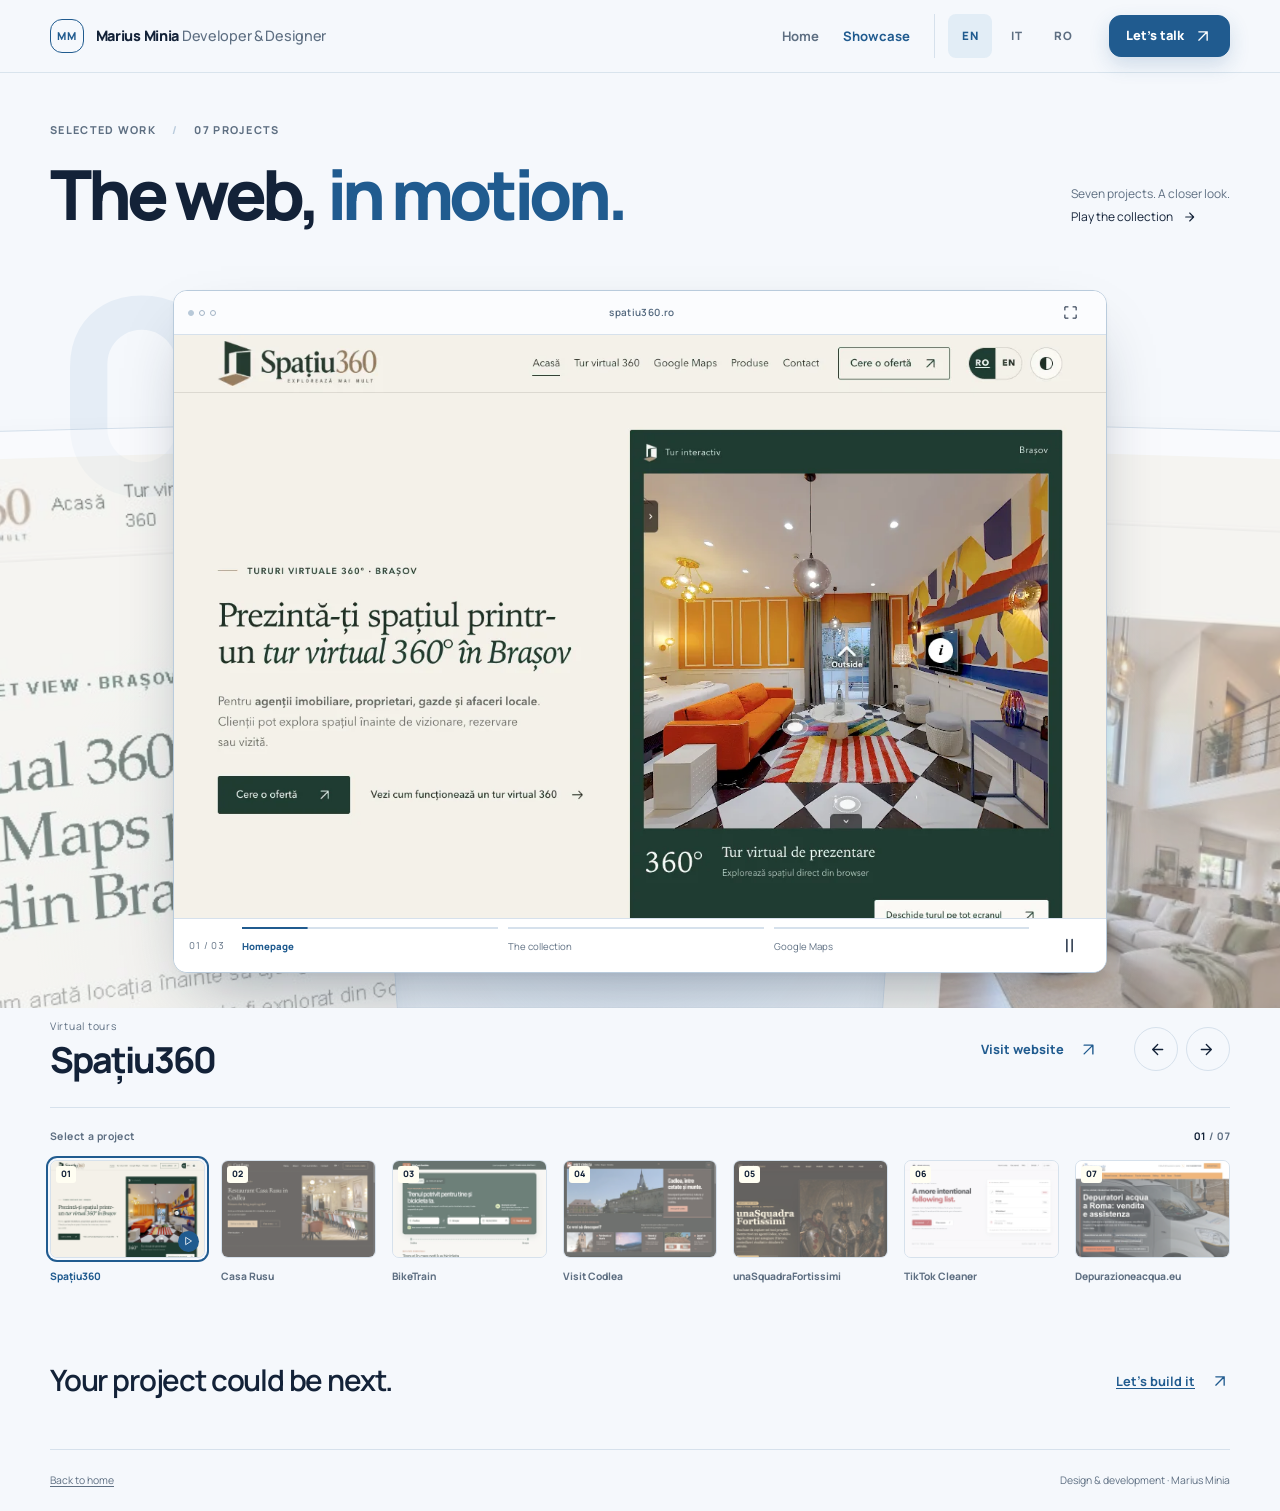
<file: showcase/index.html>
<!doctype html>
<html lang="en" data-locale="en">
<head>
  <meta charset="utf-8"><meta name="viewport" content="width=device-width, initial-scale=1">
  <title>Web showcase — Marius Minia</title>
  <meta name="description" content="An animated collection of websites and interfaces by Marius Minia."><meta name="theme-color" content="#f5f8fc">
  <link rel="canonical" href="https://marius93rm.github.io/showcase/">
  <link rel="alternate" hreflang="en" href="https://marius93rm.github.io/showcase/">
  <link rel="alternate" hreflang="it" href="https://marius93rm.github.io/it/showcase/">
  <link rel="alternate" hreflang="ro" href="https://marius93rm.github.io/ro/showcase/">
  <link rel="alternate" hreflang="x-default" href="https://marius93rm.github.io/showcase/">
  <meta property="og:title" content="Web showcase — Marius Minia"><meta property="og:description" content="An animated collection of websites and interfaces by Marius Minia.">
  <meta property="og:type" content="website"><meta property="og:url" content="https://marius93rm.github.io/showcase/">
  <meta property="og:image" content="https://marius93rm.github.io/assets/images/projects/spatiu360-home.webp">
  <meta name="twitter:card" content="summary_large_image">
  <link rel="icon" href="/assets/images/brand/favicon.svg" type="image/svg+xml">
  <link rel="preload" href="/assets/fonts/Manrope-Variable.ttf" as="font" type="font/ttf" crossorigin>
  <link rel="stylesheet" href="/assets/css/styles.css?v=ad414a6a28"><link rel="stylesheet" href="/assets/css/showcase.css?v=8870b5f5f3">
  <script type="application/ld+json">{"@context":"https://schema.org","@type":"CollectionPage","name":"Web showcase","description":"An animated collection of websites and interfaces by Marius Minia.","url":"https://marius93rm.github.io/showcase/","inLanguage":"en","author":{"@type":"Person","name":"Marius Minia"},"mainEntity":{"@type":"ItemList","itemListElement":[{"@type":"ListItem","position":1,"name":"Spațiu360","url":"https://spatiu360.ro/"},{"@type":"ListItem","position":2,"name":"Casa Rusu","url":"https://casarusu.netlify.app/"},{"@type":"ListItem","position":3,"name":"BikeTrain","url":"https://github.com/marius93rm/travelBike"},{"@type":"ListItem","position":4,"name":"Visit Codlea","url":"https://visitcodlea.infy.click/"},{"@type":"ListItem","position":5,"name":"unaSquadraFortissimi","url":"https://marius93rm.github.io/unaSquadraFortissimi/"},{"@type":"ListItem","position":6,"name":"TikTok Cleaner","url":"https://marius93rm.github.io/tiktok-non-mutual-cleaner/"},{"@type":"ListItem","position":7,"name":"Depurazioneacqua.eu","url":"https://depurazioneacqua.eu/"}]}}</script>
</head>
<body class="showcase-page">
  <a class="skip-link" href="#showcase">Skip to showcase</a>
  <header class="site-header"><div class="container nav-shell">
    <a class="brand" href="/"><span class="brand-mark" aria-hidden="true">MM</span><span class="brand-name">Marius Minia <span>Developer &amp; Designer</span></span></a>
    <nav class="showcase-nav" aria-label="Primary navigation">
      <a href="/" class="home-link">Home</a><a href="/showcase/" aria-current="page">Showcase</a>
      <div class="language-switcher" aria-label="Language"><a class="language-link is-active" href="/showcase/" lang="en" aria-current="page">EN</a><a class="language-link" href="/it/showcase/" lang="it">IT</a><a class="language-link" href="/ro/showcase/" lang="ro">RO</a></div>
      <a class="button button--small showcase-contact" href="/#contact">Let’s talk <svg viewBox="0 0 24 24" fill="none" stroke="currentColor" stroke-width="1.6" stroke-linecap="round" stroke-linejoin="round" aria-hidden="true"><path d="M7 17 17 7M7 7h10v10"/></svg></a>
    </nav>
  </div></header>
  <main id="showcase" class="showcase-main">
    <div class="container showcase-intro">
      <div><p class="showcase-eyebrow">Selected work <span aria-hidden="true">/</span> 07 projects</p>
      <h1>The web, <span>in motion.</span></h1></div>
      <p class="showcase-note">Seven projects. A closer look.<br><span>Play the collection <svg viewBox="0 0 24 24" fill="none" stroke="currentColor" stroke-width="1.6" stroke-linecap="round" stroke-linejoin="round" aria-hidden="true"><path d="m10 6 6 6-6 6M4 12h12"/></svg></span></p>
    </div>
    <section class="showcase-player" aria-label="Web showcase" aria-roledescription="carousel" data-player>
      <div class="showcase-stage">
        <span class="stage-index" aria-hidden="true">01</span>
        <div class="stage-horizon" aria-hidden="true"></div>
        <button type="button" class="satellite satellite--left" data-prev-scene aria-label="Previous view" hidden tabindex="-1"><span class="satellite-bar" aria-hidden="true">•••</span><img src="/assets/images/showcase/spatiu360-maps.webp?v=fb1f59c649" alt="" loading="lazy" width="1280" height="800"></button>
        <button type="button" class="satellite satellite--right" data-next-scene aria-label="Next view" hidden tabindex="-1"><span class="satellite-bar" aria-hidden="true">•••</span><img src="/assets/images/showcase/spatiu360-products.webp?v=78c64acd57" alt="" loading="lazy" width="1280" height="800"></button>
        <div class="browser-frame">
          <div class="browser-toolbar"><span class="window-dots" aria-hidden="true"><i></i><i></i><i></i></span><span class="browser-address" data-domain>spatiu360.ro</span><button class="icon-button cinema-button" type="button" data-cinema aria-label="Enter cinema mode" aria-pressed="false" hidden><svg viewBox="0 0 24 24" fill="none" stroke="currentColor" stroke-width="1.6" stroke-linecap="round" stroke-linejoin="round" aria-hidden="true"><path d="M8 3H3v5m13-5h5v5M3 16v5h5m13-5v5h-5"/></svg></button></div>
          <div class="screen" data-screen>
            <img class="screen-image is-current" src="/assets/images/projects/spatiu360-home.webp?v=20ba2a6b4d" alt="Spațiu360 — Homepage" width="1280" height="800" fetchpriority="high" decoding="async">
          </div>
          <div class="scene-controls" hidden><span class="scene-count" data-scene-count>01 / 03</span><div class="scene-tabs" role="group" aria-label="Project views" data-scenes></div><button class="icon-button play-button" type="button" data-play aria-label="Pause animation" aria-pressed="false"><svg viewBox="0 0 24 24" fill="none" stroke="currentColor" stroke-width="1.6" stroke-linecap="round" stroke-linejoin="round" aria-hidden="true"><path d="M9 5v14M15 5v14"/></svg></button></div>
        </div>
      </div>
      <div class="container project-caption">
        <div class="project-heading"><p class="project-category" data-category>Virtual tours</p><h2 data-title>Spațiu360</h2></div>
        <div class="project-actions"><a class="project-visit" href="https://spatiu360.ro/" target="_blank" rel="noopener noreferrer" data-visit><span>Visit website</span><svg viewBox="0 0 24 24" fill="none" stroke="currentColor" stroke-width="1.6" stroke-linecap="round" stroke-linejoin="round" aria-hidden="true"><path d="M7 17 17 7M7 7h10v10"/></svg></a><div class="project-arrows" hidden><button type="button" class="round-button" data-prev aria-label="Previous project"><svg viewBox="0 0 24 24" fill="none" stroke="currentColor" stroke-width="1.6" stroke-linecap="round" stroke-linejoin="round" aria-hidden="true"><path d="m14 6-6 6 6 6M8 12h12"/></svg></button><button type="button" class="round-button" data-next aria-label="Next project"><svg viewBox="0 0 24 24" fill="none" stroke="currentColor" stroke-width="1.6" stroke-linecap="round" stroke-linejoin="round" aria-hidden="true"><path d="m10 6 6 6-6 6M4 12h12"/></svg></button></div></div>
      </div>
      <p class="sr-only" role="status" aria-live="polite" aria-atomic="true" data-announcement></p>
      <p class="motion-note container" data-motion-note hidden>Animation is off. Select any project to explore its views.</p>
    </section>
    <nav class="container project-index" aria-label="Select a project">
      <div class="index-heading"><span>Select a project</span><span class="index-count">01 <span>/ 07</span></span></div>
      <div class="project-filmstrip">
        <a class="project-thumb is-selected" href="https://spatiu360.ro/" target="_blank" rel="noopener noreferrer" data-project="spatiu360" aria-current="true">
          <span class="thumb-image"><img src="/assets/images/projects/spatiu360-home.webp?v=20ba2a6b4d" alt="" width="1280" height="800" loading="lazy" decoding="async"><span class="thumb-number" aria-hidden="true">01</span><span class="thumb-indicator" aria-hidden="true"><svg viewBox="0 0 24 24" fill="none" stroke="currentColor" stroke-width="1.6" stroke-linecap="round" stroke-linejoin="round" aria-hidden="true"><path d="m8 5 11 7-11 7Z"/></svg></span></span><span class="thumb-name">Spațiu360</span>
        </a>
        <a class="project-thumb" href="https://casarusu.netlify.app/" target="_blank" rel="noopener noreferrer" data-project="casa-rusu">
          <span class="thumb-image"><img src="/assets/images/projects/casa-rusu-home.webp?v=0492f22482" alt="" width="1280" height="800" loading="lazy" decoding="async"><span class="thumb-number" aria-hidden="true">02</span><span class="thumb-indicator" aria-hidden="true"><svg viewBox="0 0 24 24" fill="none" stroke="currentColor" stroke-width="1.6" stroke-linecap="round" stroke-linejoin="round" aria-hidden="true"><path d="m8 5 11 7-11 7Z"/></svg></span></span><span class="thumb-name">Casa Rusu</span>
        </a>
        <a class="project-thumb" href="https://github.com/marius93rm/travelBike" target="_blank" rel="noopener noreferrer" data-project="biketrain">
          <span class="thumb-image"><img src="/assets/images/projects/travelbike.webp?v=aa3f4cbea7" alt="" width="1280" height="800" loading="lazy" decoding="async"><span class="thumb-number" aria-hidden="true">03</span><span class="thumb-indicator" aria-hidden="true"><svg viewBox="0 0 24 24" fill="none" stroke="currentColor" stroke-width="1.6" stroke-linecap="round" stroke-linejoin="round" aria-hidden="true"><path d="m8 5 11 7-11 7Z"/></svg></span></span><span class="thumb-name">BikeTrain</span>
        </a>
        <a class="project-thumb" href="https://visitcodlea.infy.click/" target="_blank" rel="noopener noreferrer" data-project="visitcodlea">
          <span class="thumb-image"><img src="/assets/images/projects/visitcodlea-home.webp?v=a505f1fbb2" alt="" width="1280" height="800" loading="lazy" decoding="async"><span class="thumb-number" aria-hidden="true">04</span><span class="thumb-indicator" aria-hidden="true"><svg viewBox="0 0 24 24" fill="none" stroke="currentColor" stroke-width="1.6" stroke-linecap="round" stroke-linejoin="round" aria-hidden="true"><path d="m8 5 11 7-11 7Z"/></svg></span></span><span class="thumb-name">Visit Codlea</span>
        </a>
        <a class="project-thumb" href="https://marius93rm.github.io/unaSquadraFortissimi/" target="_blank" rel="noopener noreferrer" data-project="una-squadra">
          <span class="thumb-image"><img src="/assets/images/projects/una-squadra-home.webp?v=1133738bdb" alt="" width="1280" height="800" loading="lazy" decoding="async"><span class="thumb-number" aria-hidden="true">05</span><span class="thumb-indicator" aria-hidden="true"><svg viewBox="0 0 24 24" fill="none" stroke="currentColor" stroke-width="1.6" stroke-linecap="round" stroke-linejoin="round" aria-hidden="true"><path d="m8 5 11 7-11 7Z"/></svg></span></span><span class="thumb-name">unaSquadraFortissimi</span>
        </a>
        <a class="project-thumb" href="https://marius93rm.github.io/tiktok-non-mutual-cleaner/" target="_blank" rel="noopener noreferrer" data-project="tiktok-cleaner">
          <span class="thumb-image"><img src="/assets/images/projects/tiktok-cleaner-home.webp?v=e16fd5082d" alt="" width="1280" height="800" loading="lazy" decoding="async"><span class="thumb-number" aria-hidden="true">06</span><span class="thumb-indicator" aria-hidden="true"><svg viewBox="0 0 24 24" fill="none" stroke="currentColor" stroke-width="1.6" stroke-linecap="round" stroke-linejoin="round" aria-hidden="true"><path d="m8 5 11 7-11 7Z"/></svg></span></span><span class="thumb-name">TikTok Cleaner</span>
        </a>
        <a class="project-thumb" href="https://depurazioneacqua.eu/" target="_blank" rel="noopener noreferrer" data-project="depurazione">
          <span class="thumb-image"><img src="/assets/images/projects/depurazione-acqua-home.webp?v=b4282dd9dd" alt="" width="1280" height="800" loading="lazy" decoding="async"><span class="thumb-number" aria-hidden="true">07</span><span class="thumb-indicator" aria-hidden="true"><svg viewBox="0 0 24 24" fill="none" stroke="currentColor" stroke-width="1.6" stroke-linecap="round" stroke-linejoin="round" aria-hidden="true"><path d="m8 5 11 7-11 7Z"/></svg></span></span><span class="thumb-name">Depurazioneacqua.eu</span>
        </a>
      </div>
    </nav>
    <noscript><p class="container">Open any project below to explore its website.</p></noscript>
    <section class="container showcase-outro"><h2>Your project could be next.</h2><a href="/#contact">Let’s build it <svg viewBox="0 0 24 24" fill="none" stroke="currentColor" stroke-width="1.6" stroke-linecap="round" stroke-linejoin="round" aria-hidden="true"><path d="M7 17 17 7M7 7h10v10"/></svg></a></section>
  </main>
  <footer class="container showcase-footer"><a href="/">Back to home</a><span>Design & development · Marius Minia</span></footer>
  <script type="application/json" id="showcase-data">{"projects":[{"id":"spatiu360","name":"Spațiu360","domain":"spatiu360.ro","url":"https://spatiu360.ro/","kind":"live","category":"Virtual tours","scenes":[{"src":"/assets/images/projects/spatiu360-home.webp?v=20ba2a6b4d","label":"Homepage"},{"src":"/assets/images/showcase/spatiu360-products.webp?v=78c64acd57","label":"The collection"},{"src":"/assets/images/showcase/spatiu360-maps.webp?v=fb1f59c649","label":"Google Maps"}]},{"id":"casa-rusu","name":"Casa Rusu","domain":"casarusu.netlify.app","url":"https://casarusu.netlify.app/","kind":"live","category":"Restaurant","scenes":[{"src":"/assets/images/projects/casa-rusu-home.webp?v=0492f22482","label":"Homepage"},{"src":"/assets/images/showcase/casa-rusu-menu.webp?v=e14e65ce82","label":"The menu"},{"src":"/assets/images/showcase/casa-rusu-dish.webp?v=6a9089fe97","label":"From the kitchen"}]},{"id":"biketrain","name":"BikeTrain","domain":"BikeTrain România","url":"https://github.com/marius93rm/travelBike","kind":"repository","category":"Product interface","scenes":[{"src":"/assets/images/projects/travelbike.webp?v=aa3f4cbea7","label":"Journey search"},{"src":"/assets/images/showcase/biketrain-stations.webp?v=ba69c81234","label":"Station picker"},{"src":"/assets/images/showcase/biketrain-guide.webp?v=86254fa101","label":"Travel guide"}]},{"id":"visitcodlea","name":"Visit Codlea","domain":"visitcodlea.infy.click","url":"https://visitcodlea.infy.click/","kind":"live","category":"Places & stories","scenes":[{"src":"/assets/images/projects/visitcodlea-home.webp?v=a505f1fbb2","label":"Homepage"},{"src":"/assets/images/showcase/visitcodlea-gallery.webp?v=1044a861c2","label":"Photo gallery"},{"src":"/assets/images/showcase/visitcodlea-heritage.webp?v=7f33649f20","label":"Heritage"}]},{"id":"una-squadra","name":"unaSquadraFortissimi","domain":"unaSquadraFortissimi","url":"https://marius93rm.github.io/unaSquadraFortissimi/","kind":"live","category":"Developer tools","scenes":[{"src":"/assets/images/projects/una-squadra-home.webp?v=1133738bdb","label":"The team"},{"src":"/assets/images/showcase/una-squadra-agents.webp?v=032404bb64","label":"The agents"},{"src":"/assets/images/showcase/una-squadra-skills.webp?v=aeee64bb93","label":"The skills"}]},{"id":"tiktok-cleaner","name":"TikTok Cleaner","domain":"TikTok Cleaner","url":"https://marius93rm.github.io/tiktok-non-mutual-cleaner/","kind":"live","category":"Digital utility","scenes":[{"src":"/assets/images/projects/tiktok-cleaner-home.webp?v=e16fd5082d","label":"Homepage"},{"src":"/assets/images/showcase/tiktok-how-it-works.webp?v=c04330ad19","label":"How it works"},{"src":"/assets/images/showcase/tiktok-get-started.webp?v=5a0571b33b","label":"Get started"}]},{"id":"depurazione","name":"Depurazioneacqua.eu","domain":"depurazioneacqua.eu","url":"https://depurazioneacqua.eu/","kind":"live","category":"Business website","scenes":[{"src":"/assets/images/projects/depurazione-acqua-home.webp?v=b4282dd9dd","label":"Homepage"},{"src":"/assets/images/showcase/depurazione-gallery.webp?v=9df5b56631","label":"The gallery"},{"src":"/assets/images/showcase/depurazione-microfiltration.webp?v=f950105c39","label":"Microfiltration"}]}],"labels":{"i":0,"route":"/showcase/","home":"/","title":"Web showcase","heading":"The web,","emphasis":"in motion.","intro":"Seven projects. A closer look.","contact":"Let’s talk","call":"Call Marius","back":"Back to home","skip":"Skip to showcase","nav":"Primary navigation","language":"Language","collection":"Selected work","count":"07 projects","tour":"Play the collection","pause":"Pause animation","play":"Play animation","previous":"Previous project","next":"Next project","prevScene":"Previous view","nextScene":"Next view","open":"Visit website","repo":"View repository","select":"Select a project","view":"View","views":"Project views","full":"Enter cinema mode","exitFull":"Exit cinema mode","cinema":"Cinema mode","static":"Animation is off. Select any project to explore its views.","nojs":"Open any project below to explore its website.","cta":"Your project could be next.","ctaLink":"Let’s build it","descriptor":"An animated collection of websites and interfaces by Marius Minia.","local":"Local app preview","motion":"Automatic tour","end":"Design & development · Marius Minia"}}</script>
  <script src="/assets/js/showcase.js?v=39baeb2a6b" defer></script>
</body>
</html>
</file>
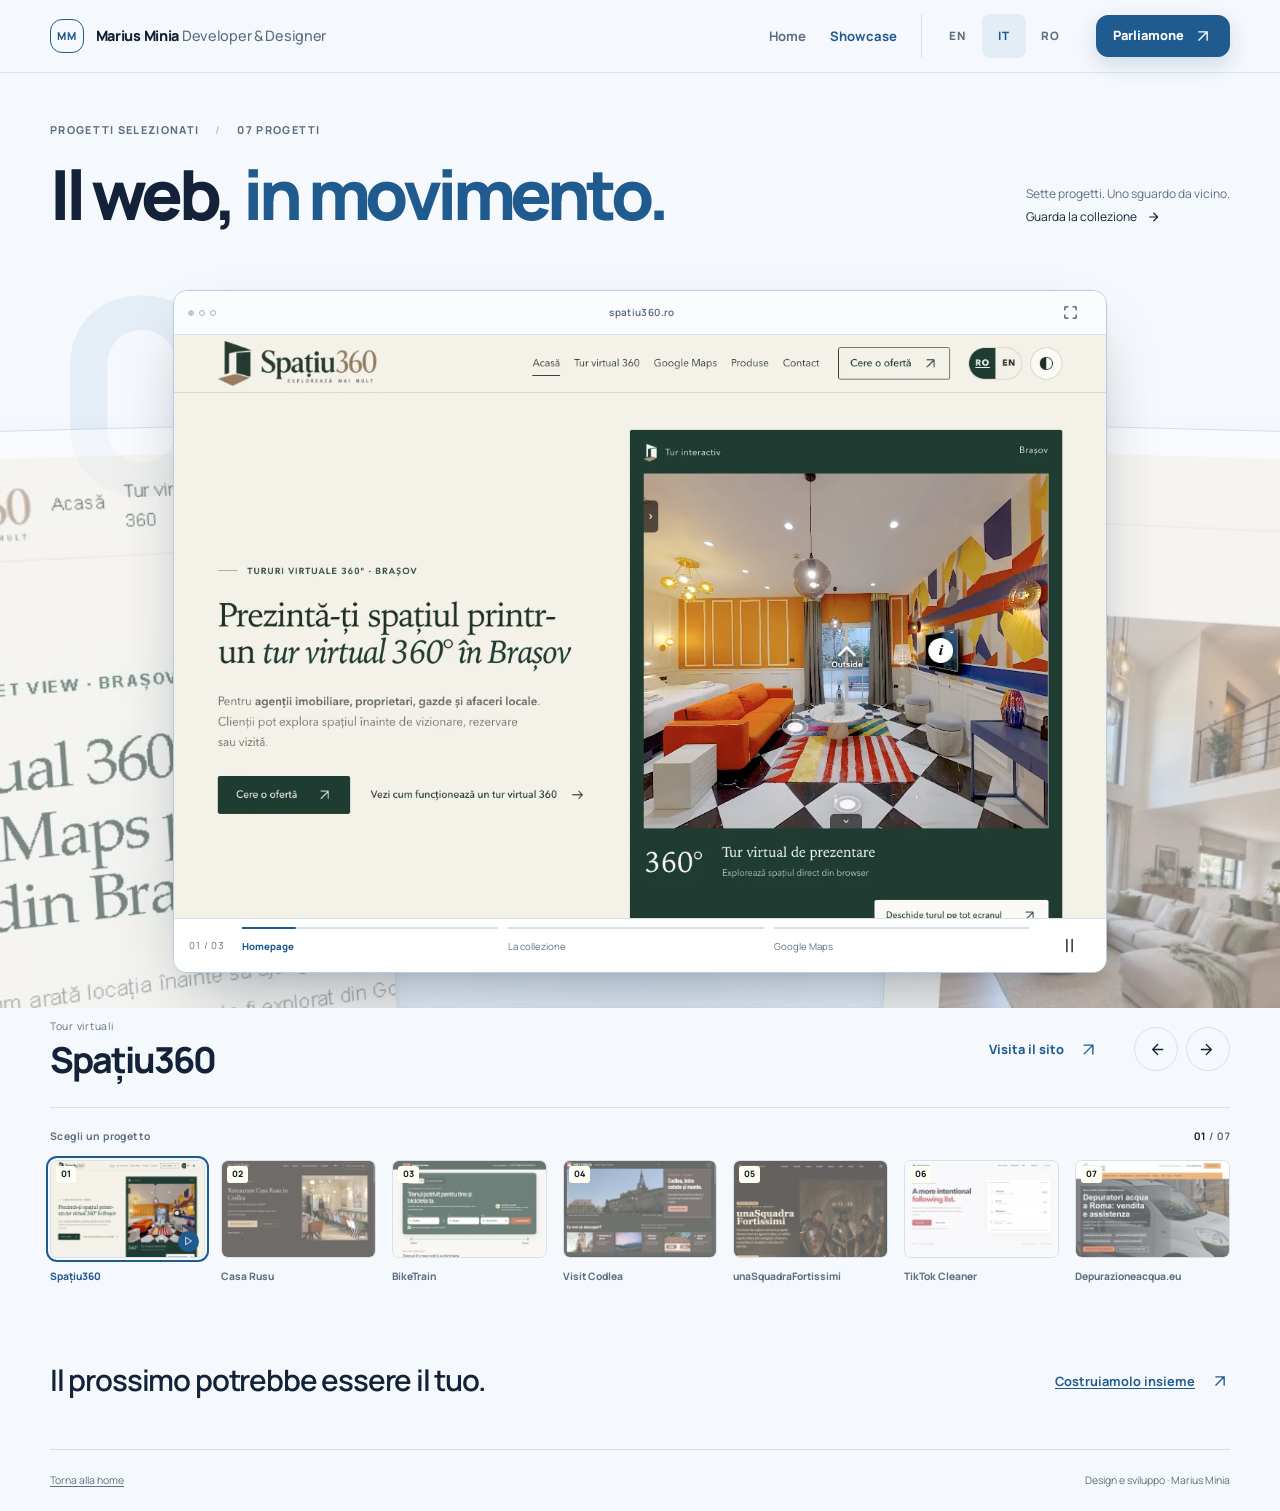
<file: it/showcase/index.html>
<!doctype html>
<html lang="it" data-locale="it">
<head>
  <meta charset="utf-8"><meta name="viewport" content="width=device-width, initial-scale=1">
  <title>Vetrina web — Marius Minia</title>
  <meta name="description" content="Una collezione animata di siti e interfacce realizzati da Marius Minia."><meta name="theme-color" content="#f5f8fc">
  <link rel="canonical" href="https://marius93rm.github.io/it/showcase/">
  <link rel="alternate" hreflang="en" href="https://marius93rm.github.io/showcase/">
  <link rel="alternate" hreflang="it" href="https://marius93rm.github.io/it/showcase/">
  <link rel="alternate" hreflang="ro" href="https://marius93rm.github.io/ro/showcase/">
  <link rel="alternate" hreflang="x-default" href="https://marius93rm.github.io/showcase/">
  <meta property="og:title" content="Vetrina web — Marius Minia"><meta property="og:description" content="Una collezione animata di siti e interfacce realizzati da Marius Minia.">
  <meta property="og:type" content="website"><meta property="og:url" content="https://marius93rm.github.io/it/showcase/">
  <meta property="og:image" content="https://marius93rm.github.io/assets/images/projects/spatiu360-home.webp">
  <meta name="twitter:card" content="summary_large_image">
  <link rel="icon" href="/assets/images/brand/favicon.svg" type="image/svg+xml">
  <link rel="preload" href="/assets/fonts/Manrope-Variable.ttf" as="font" type="font/ttf" crossorigin>
  <link rel="stylesheet" href="/assets/css/styles.css?v=ad414a6a28"><link rel="stylesheet" href="/assets/css/showcase.css?v=8870b5f5f3">
  <script type="application/ld+json">{"@context":"https://schema.org","@type":"CollectionPage","name":"Vetrina web","description":"Una collezione animata di siti e interfacce realizzati da Marius Minia.","url":"https://marius93rm.github.io/it/showcase/","inLanguage":"it","author":{"@type":"Person","name":"Marius Minia"},"mainEntity":{"@type":"ItemList","itemListElement":[{"@type":"ListItem","position":1,"name":"Spațiu360","url":"https://spatiu360.ro/"},{"@type":"ListItem","position":2,"name":"Casa Rusu","url":"https://casarusu.netlify.app/"},{"@type":"ListItem","position":3,"name":"BikeTrain","url":"https://github.com/marius93rm/travelBike"},{"@type":"ListItem","position":4,"name":"Visit Codlea","url":"https://visitcodlea.infy.click/"},{"@type":"ListItem","position":5,"name":"unaSquadraFortissimi","url":"https://marius93rm.github.io/unaSquadraFortissimi/"},{"@type":"ListItem","position":6,"name":"TikTok Cleaner","url":"https://marius93rm.github.io/tiktok-non-mutual-cleaner/"},{"@type":"ListItem","position":7,"name":"Depurazioneacqua.eu","url":"https://depurazioneacqua.eu/"}]}}</script>
</head>
<body class="showcase-page">
  <a class="skip-link" href="#showcase">Vai alla vetrina</a>
  <header class="site-header"><div class="container nav-shell">
    <a class="brand" href="/it/"><span class="brand-mark" aria-hidden="true">MM</span><span class="brand-name">Marius Minia <span>Developer &amp; Designer</span></span></a>
    <nav class="showcase-nav" aria-label="Navigazione principale">
      <a href="/it/" class="home-link">Home</a><a href="/it/showcase/" aria-current="page">Showcase</a>
      <div class="language-switcher" aria-label="Lingua"><a class="language-link" href="/showcase/" lang="en">EN</a><a class="language-link is-active" href="/it/showcase/" lang="it" aria-current="page">IT</a><a class="language-link" href="/ro/showcase/" lang="ro">RO</a></div>
      <a class="button button--small showcase-contact" href="/it/#contact">Parliamone <svg viewBox="0 0 24 24" fill="none" stroke="currentColor" stroke-width="1.6" stroke-linecap="round" stroke-linejoin="round" aria-hidden="true"><path d="M7 17 17 7M7 7h10v10"/></svg></a>
    </nav>
  </div></header>
  <main id="showcase" class="showcase-main">
    <div class="container showcase-intro">
      <div><p class="showcase-eyebrow">Progetti selezionati <span aria-hidden="true">/</span> 07 progetti</p>
      <h1>Il web, <span>in movimento.</span></h1></div>
      <p class="showcase-note">Sette progetti. Uno sguardo da vicino.<br><span>Guarda la collezione <svg viewBox="0 0 24 24" fill="none" stroke="currentColor" stroke-width="1.6" stroke-linecap="round" stroke-linejoin="round" aria-hidden="true"><path d="m10 6 6 6-6 6M4 12h12"/></svg></span></p>
    </div>
    <section class="showcase-player" aria-label="Vetrina web" aria-roledescription="carousel" data-player>
      <div class="showcase-stage">
        <span class="stage-index" aria-hidden="true">01</span>
        <div class="stage-horizon" aria-hidden="true"></div>
        <button type="button" class="satellite satellite--left" data-prev-scene aria-label="Vista precedente" hidden tabindex="-1"><span class="satellite-bar" aria-hidden="true">•••</span><img src="/assets/images/showcase/spatiu360-maps.webp?v=fb1f59c649" alt="" loading="lazy" width="1280" height="800"></button>
        <button type="button" class="satellite satellite--right" data-next-scene aria-label="Vista successiva" hidden tabindex="-1"><span class="satellite-bar" aria-hidden="true">•••</span><img src="/assets/images/showcase/spatiu360-products.webp?v=78c64acd57" alt="" loading="lazy" width="1280" height="800"></button>
        <div class="browser-frame">
          <div class="browser-toolbar"><span class="window-dots" aria-hidden="true"><i></i><i></i><i></i></span><span class="browser-address" data-domain>spatiu360.ro</span><button class="icon-button cinema-button" type="button" data-cinema aria-label="Attiva modalità cinema" aria-pressed="false" hidden><svg viewBox="0 0 24 24" fill="none" stroke="currentColor" stroke-width="1.6" stroke-linecap="round" stroke-linejoin="round" aria-hidden="true"><path d="M8 3H3v5m13-5h5v5M3 16v5h5m13-5v5h-5"/></svg></button></div>
          <div class="screen" data-screen>
            <img class="screen-image is-current" src="/assets/images/projects/spatiu360-home.webp?v=20ba2a6b4d" alt="Spațiu360 — Homepage" width="1280" height="800" fetchpriority="high" decoding="async">
          </div>
          <div class="scene-controls" hidden><span class="scene-count" data-scene-count>01 / 03</span><div class="scene-tabs" role="group" aria-label="Viste del progetto" data-scenes></div><button class="icon-button play-button" type="button" data-play aria-label="Pausa animazione" aria-pressed="false"><svg viewBox="0 0 24 24" fill="none" stroke="currentColor" stroke-width="1.6" stroke-linecap="round" stroke-linejoin="round" aria-hidden="true"><path d="M9 5v14M15 5v14"/></svg></button></div>
        </div>
      </div>
      <div class="container project-caption">
        <div class="project-heading"><p class="project-category" data-category>Tour virtuali</p><h2 data-title>Spațiu360</h2></div>
        <div class="project-actions"><a class="project-visit" href="https://spatiu360.ro/" target="_blank" rel="noopener noreferrer" data-visit><span>Visita il sito</span><svg viewBox="0 0 24 24" fill="none" stroke="currentColor" stroke-width="1.6" stroke-linecap="round" stroke-linejoin="round" aria-hidden="true"><path d="M7 17 17 7M7 7h10v10"/></svg></a><div class="project-arrows" hidden><button type="button" class="round-button" data-prev aria-label="Progetto precedente"><svg viewBox="0 0 24 24" fill="none" stroke="currentColor" stroke-width="1.6" stroke-linecap="round" stroke-linejoin="round" aria-hidden="true"><path d="m14 6-6 6 6 6M8 12h12"/></svg></button><button type="button" class="round-button" data-next aria-label="Progetto successivo"><svg viewBox="0 0 24 24" fill="none" stroke="currentColor" stroke-width="1.6" stroke-linecap="round" stroke-linejoin="round" aria-hidden="true"><path d="m10 6 6 6-6 6M4 12h12"/></svg></button></div></div>
      </div>
      <p class="sr-only" role="status" aria-live="polite" aria-atomic="true" data-announcement></p>
      <p class="motion-note container" data-motion-note hidden>Animazione disattivata. Scegli un progetto per esplorare le sue viste.</p>
    </section>
    <nav class="container project-index" aria-label="Scegli un progetto">
      <div class="index-heading"><span>Scegli un progetto</span><span class="index-count">01 <span>/ 07</span></span></div>
      <div class="project-filmstrip">
        <a class="project-thumb is-selected" href="https://spatiu360.ro/" target="_blank" rel="noopener noreferrer" data-project="spatiu360" aria-current="true">
          <span class="thumb-image"><img src="/assets/images/projects/spatiu360-home.webp?v=20ba2a6b4d" alt="" width="1280" height="800" loading="lazy" decoding="async"><span class="thumb-number" aria-hidden="true">01</span><span class="thumb-indicator" aria-hidden="true"><svg viewBox="0 0 24 24" fill="none" stroke="currentColor" stroke-width="1.6" stroke-linecap="round" stroke-linejoin="round" aria-hidden="true"><path d="m8 5 11 7-11 7Z"/></svg></span></span><span class="thumb-name">Spațiu360</span>
        </a>
        <a class="project-thumb" href="https://casarusu.netlify.app/" target="_blank" rel="noopener noreferrer" data-project="casa-rusu">
          <span class="thumb-image"><img src="/assets/images/projects/casa-rusu-home.webp?v=0492f22482" alt="" width="1280" height="800" loading="lazy" decoding="async"><span class="thumb-number" aria-hidden="true">02</span><span class="thumb-indicator" aria-hidden="true"><svg viewBox="0 0 24 24" fill="none" stroke="currentColor" stroke-width="1.6" stroke-linecap="round" stroke-linejoin="round" aria-hidden="true"><path d="m8 5 11 7-11 7Z"/></svg></span></span><span class="thumb-name">Casa Rusu</span>
        </a>
        <a class="project-thumb" href="https://github.com/marius93rm/travelBike" target="_blank" rel="noopener noreferrer" data-project="biketrain">
          <span class="thumb-image"><img src="/assets/images/projects/travelbike.webp?v=aa3f4cbea7" alt="" width="1280" height="800" loading="lazy" decoding="async"><span class="thumb-number" aria-hidden="true">03</span><span class="thumb-indicator" aria-hidden="true"><svg viewBox="0 0 24 24" fill="none" stroke="currentColor" stroke-width="1.6" stroke-linecap="round" stroke-linejoin="round" aria-hidden="true"><path d="m8 5 11 7-11 7Z"/></svg></span></span><span class="thumb-name">BikeTrain</span>
        </a>
        <a class="project-thumb" href="https://visitcodlea.infy.click/" target="_blank" rel="noopener noreferrer" data-project="visitcodlea">
          <span class="thumb-image"><img src="/assets/images/projects/visitcodlea-home.webp?v=a505f1fbb2" alt="" width="1280" height="800" loading="lazy" decoding="async"><span class="thumb-number" aria-hidden="true">04</span><span class="thumb-indicator" aria-hidden="true"><svg viewBox="0 0 24 24" fill="none" stroke="currentColor" stroke-width="1.6" stroke-linecap="round" stroke-linejoin="round" aria-hidden="true"><path d="m8 5 11 7-11 7Z"/></svg></span></span><span class="thumb-name">Visit Codlea</span>
        </a>
        <a class="project-thumb" href="https://marius93rm.github.io/unaSquadraFortissimi/" target="_blank" rel="noopener noreferrer" data-project="una-squadra">
          <span class="thumb-image"><img src="/assets/images/projects/una-squadra-home.webp?v=1133738bdb" alt="" width="1280" height="800" loading="lazy" decoding="async"><span class="thumb-number" aria-hidden="true">05</span><span class="thumb-indicator" aria-hidden="true"><svg viewBox="0 0 24 24" fill="none" stroke="currentColor" stroke-width="1.6" stroke-linecap="round" stroke-linejoin="round" aria-hidden="true"><path d="m8 5 11 7-11 7Z"/></svg></span></span><span class="thumb-name">unaSquadraFortissimi</span>
        </a>
        <a class="project-thumb" href="https://marius93rm.github.io/tiktok-non-mutual-cleaner/" target="_blank" rel="noopener noreferrer" data-project="tiktok-cleaner">
          <span class="thumb-image"><img src="/assets/images/projects/tiktok-cleaner-home.webp?v=e16fd5082d" alt="" width="1280" height="800" loading="lazy" decoding="async"><span class="thumb-number" aria-hidden="true">06</span><span class="thumb-indicator" aria-hidden="true"><svg viewBox="0 0 24 24" fill="none" stroke="currentColor" stroke-width="1.6" stroke-linecap="round" stroke-linejoin="round" aria-hidden="true"><path d="m8 5 11 7-11 7Z"/></svg></span></span><span class="thumb-name">TikTok Cleaner</span>
        </a>
        <a class="project-thumb" href="https://depurazioneacqua.eu/" target="_blank" rel="noopener noreferrer" data-project="depurazione">
          <span class="thumb-image"><img src="/assets/images/projects/depurazione-acqua-home.webp?v=b4282dd9dd" alt="" width="1280" height="800" loading="lazy" decoding="async"><span class="thumb-number" aria-hidden="true">07</span><span class="thumb-indicator" aria-hidden="true"><svg viewBox="0 0 24 24" fill="none" stroke="currentColor" stroke-width="1.6" stroke-linecap="round" stroke-linejoin="round" aria-hidden="true"><path d="m8 5 11 7-11 7Z"/></svg></span></span><span class="thumb-name">Depurazioneacqua.eu</span>
        </a>
      </div>
    </nav>
    <noscript><p class="container">Apri un progetto qui sotto per esplorare il suo sito.</p></noscript>
    <section class="container showcase-outro"><h2>Il prossimo potrebbe essere il tuo.</h2><a href="/it/#contact">Costruiamolo insieme <svg viewBox="0 0 24 24" fill="none" stroke="currentColor" stroke-width="1.6" stroke-linecap="round" stroke-linejoin="round" aria-hidden="true"><path d="M7 17 17 7M7 7h10v10"/></svg></a></section>
  </main>
  <footer class="container showcase-footer"><a href="/it/">Torna alla home</a><span>Design e sviluppo · Marius Minia</span></footer>
  <script type="application/json" id="showcase-data">{"projects":[{"id":"spatiu360","name":"Spațiu360","domain":"spatiu360.ro","url":"https://spatiu360.ro/","kind":"live","category":"Tour virtuali","scenes":[{"src":"/assets/images/projects/spatiu360-home.webp?v=20ba2a6b4d","label":"Homepage"},{"src":"/assets/images/showcase/spatiu360-products.webp?v=78c64acd57","label":"La collezione"},{"src":"/assets/images/showcase/spatiu360-maps.webp?v=fb1f59c649","label":"Google Maps"}]},{"id":"casa-rusu","name":"Casa Rusu","domain":"casarusu.netlify.app","url":"https://casarusu.netlify.app/","kind":"live","category":"Ristorante","scenes":[{"src":"/assets/images/projects/casa-rusu-home.webp?v=0492f22482","label":"Homepage"},{"src":"/assets/images/showcase/casa-rusu-menu.webp?v=e14e65ce82","label":"Il menu"},{"src":"/assets/images/showcase/casa-rusu-dish.webp?v=6a9089fe97","label":"Dalla cucina"}]},{"id":"biketrain","name":"BikeTrain","domain":"BikeTrain România","url":"https://github.com/marius93rm/travelBike","kind":"repository","category":"Interfaccia prodotto","scenes":[{"src":"/assets/images/projects/travelbike.webp?v=aa3f4cbea7","label":"Cerca un viaggio"},{"src":"/assets/images/showcase/biketrain-stations.webp?v=ba69c81234","label":"Scegli la stazione"},{"src":"/assets/images/showcase/biketrain-guide.webp?v=86254fa101","label":"Guida al viaggio"}]},{"id":"visitcodlea","name":"Visit Codlea","domain":"visitcodlea.infy.click","url":"https://visitcodlea.infy.click/","kind":"live","category":"Luoghi e storie","scenes":[{"src":"/assets/images/projects/visitcodlea-home.webp?v=a505f1fbb2","label":"Homepage"},{"src":"/assets/images/showcase/visitcodlea-gallery.webp?v=1044a861c2","label":"Galleria fotografica"},{"src":"/assets/images/showcase/visitcodlea-heritage.webp?v=7f33649f20","label":"Patrimonio"}]},{"id":"una-squadra","name":"unaSquadraFortissimi","domain":"unaSquadraFortissimi","url":"https://marius93rm.github.io/unaSquadraFortissimi/","kind":"live","category":"Strumenti per developer","scenes":[{"src":"/assets/images/projects/una-squadra-home.webp?v=1133738bdb","label":"La squadra"},{"src":"/assets/images/showcase/una-squadra-agents.webp?v=032404bb64","label":"Gli agenti"},{"src":"/assets/images/showcase/una-squadra-skills.webp?v=aeee64bb93","label":"Le skill"}]},{"id":"tiktok-cleaner","name":"TikTok Cleaner","domain":"TikTok Cleaner","url":"https://marius93rm.github.io/tiktok-non-mutual-cleaner/","kind":"live","category":"Utility digitale","scenes":[{"src":"/assets/images/projects/tiktok-cleaner-home.webp?v=e16fd5082d","label":"Homepage"},{"src":"/assets/images/showcase/tiktok-how-it-works.webp?v=c04330ad19","label":"Come funziona"},{"src":"/assets/images/showcase/tiktok-get-started.webp?v=5a0571b33b","label":"Primi passi"}]},{"id":"depurazione","name":"Depurazioneacqua.eu","domain":"depurazioneacqua.eu","url":"https://depurazioneacqua.eu/","kind":"live","category":"Sito aziendale","scenes":[{"src":"/assets/images/projects/depurazione-acqua-home.webp?v=b4282dd9dd","label":"Homepage"},{"src":"/assets/images/showcase/depurazione-gallery.webp?v=9df5b56631","label":"La galleria"},{"src":"/assets/images/showcase/depurazione-microfiltration.webp?v=f950105c39","label":"Microfiltrazione"}]}],"labels":{"i":1,"route":"/it/showcase/","home":"/it/","title":"Vetrina web","heading":"Il web,","emphasis":"in movimento.","intro":"Sette progetti. Uno sguardo da vicino.","contact":"Parliamone","call":"Chiama Marius","back":"Torna alla home","skip":"Vai alla vetrina","nav":"Navigazione principale","language":"Lingua","collection":"Progetti selezionati","count":"07 progetti","tour":"Guarda la collezione","pause":"Pausa animazione","play":"Avvia animazione","previous":"Progetto precedente","next":"Progetto successivo","prevScene":"Vista precedente","nextScene":"Vista successiva","open":"Visita il sito","repo":"Apri repository","select":"Scegli un progetto","view":"Vista","views":"Viste del progetto","full":"Attiva modalità cinema","exitFull":"Esci dalla modalità cinema","cinema":"Modalità cinema","static":"Animazione disattivata. Scegli un progetto per esplorare le sue viste.","nojs":"Apri un progetto qui sotto per esplorare il suo sito.","cta":"Il prossimo potrebbe essere il tuo.","ctaLink":"Costruiamolo insieme","descriptor":"Una collezione animata di siti e interfacce realizzati da Marius Minia.","local":"Anteprima app locale","motion":"Tour automatico","end":"Design e sviluppo · Marius Minia"}}</script>
  <script src="/assets/js/showcase.js?v=39baeb2a6b" defer></script>
</body>
</html>
</file>
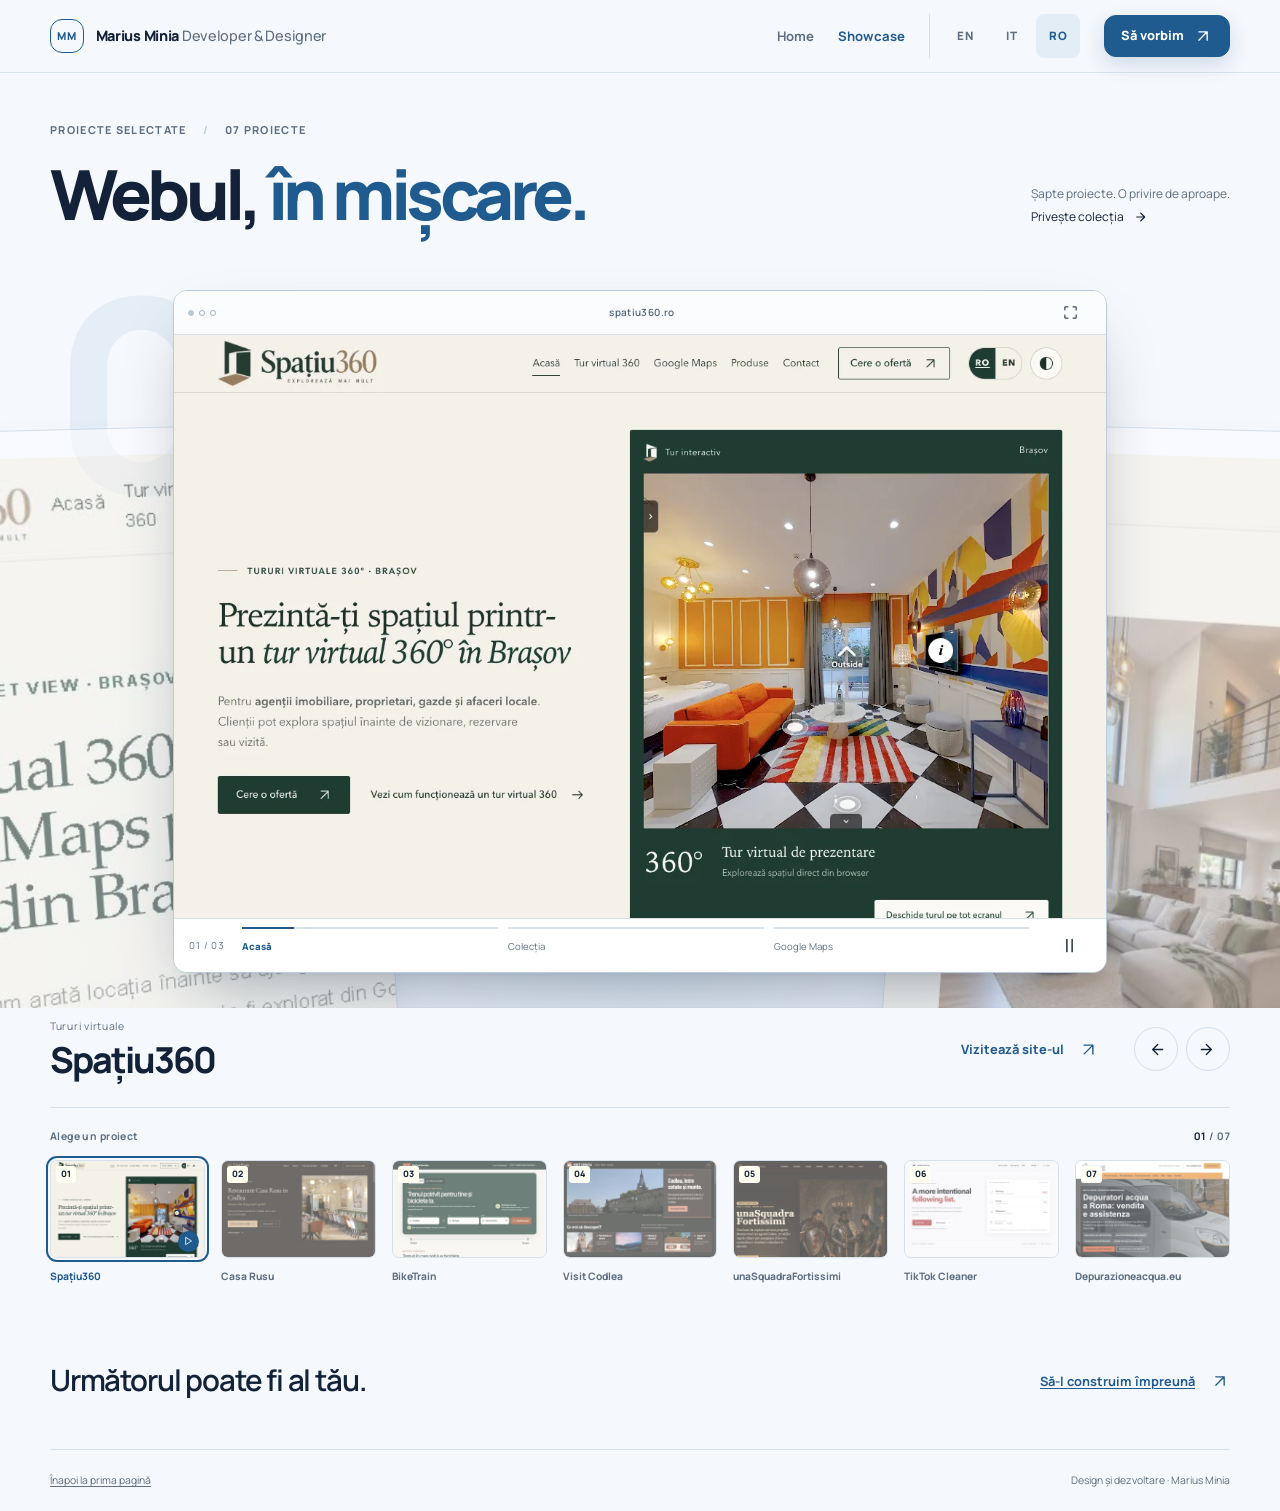
<file: ro/showcase/index.html>
<!doctype html>
<html lang="ro" data-locale="ro">
<head>
  <meta charset="utf-8"><meta name="viewport" content="width=device-width, initial-scale=1">
  <title>Vitrină web — Marius Minia</title>
  <meta name="description" content="O colecție animată de site-uri și interfețe realizate de Marius Minia."><meta name="theme-color" content="#f5f8fc">
  <link rel="canonical" href="https://marius93rm.github.io/ro/showcase/">
  <link rel="alternate" hreflang="en" href="https://marius93rm.github.io/showcase/">
  <link rel="alternate" hreflang="it" href="https://marius93rm.github.io/it/showcase/">
  <link rel="alternate" hreflang="ro" href="https://marius93rm.github.io/ro/showcase/">
  <link rel="alternate" hreflang="x-default" href="https://marius93rm.github.io/showcase/">
  <meta property="og:title" content="Vitrină web — Marius Minia"><meta property="og:description" content="O colecție animată de site-uri și interfețe realizate de Marius Minia.">
  <meta property="og:type" content="website"><meta property="og:url" content="https://marius93rm.github.io/ro/showcase/">
  <meta property="og:image" content="https://marius93rm.github.io/assets/images/projects/spatiu360-home.webp">
  <meta name="twitter:card" content="summary_large_image">
  <link rel="icon" href="/assets/images/brand/favicon.svg" type="image/svg+xml">
  <link rel="preload" href="/assets/fonts/Manrope-Variable.ttf" as="font" type="font/ttf" crossorigin>
  <link rel="stylesheet" href="/assets/css/styles.css?v=ad414a6a28"><link rel="stylesheet" href="/assets/css/showcase.css?v=8870b5f5f3">
  <script type="application/ld+json">{"@context":"https://schema.org","@type":"CollectionPage","name":"Vitrină web","description":"O colecție animată de site-uri și interfețe realizate de Marius Minia.","url":"https://marius93rm.github.io/ro/showcase/","inLanguage":"ro","author":{"@type":"Person","name":"Marius Minia"},"mainEntity":{"@type":"ItemList","itemListElement":[{"@type":"ListItem","position":1,"name":"Spațiu360","url":"https://spatiu360.ro/"},{"@type":"ListItem","position":2,"name":"Casa Rusu","url":"https://casarusu.netlify.app/"},{"@type":"ListItem","position":3,"name":"BikeTrain","url":"https://github.com/marius93rm/travelBike"},{"@type":"ListItem","position":4,"name":"Visit Codlea","url":"https://visitcodlea.infy.click/"},{"@type":"ListItem","position":5,"name":"unaSquadraFortissimi","url":"https://marius93rm.github.io/unaSquadraFortissimi/"},{"@type":"ListItem","position":6,"name":"TikTok Cleaner","url":"https://marius93rm.github.io/tiktok-non-mutual-cleaner/"},{"@type":"ListItem","position":7,"name":"Depurazioneacqua.eu","url":"https://depurazioneacqua.eu/"}]}}</script>
</head>
<body class="showcase-page">
  <a class="skip-link" href="#showcase">Sari la prezentare</a>
  <header class="site-header"><div class="container nav-shell">
    <a class="brand" href="/ro/"><span class="brand-mark" aria-hidden="true">MM</span><span class="brand-name">Marius Minia <span>Developer &amp; Designer</span></span></a>
    <nav class="showcase-nav" aria-label="Navigare principală">
      <a href="/ro/" class="home-link">Home</a><a href="/ro/showcase/" aria-current="page">Showcase</a>
      <div class="language-switcher" aria-label="Limbă"><a class="language-link" href="/showcase/" lang="en">EN</a><a class="language-link" href="/it/showcase/" lang="it">IT</a><a class="language-link is-active" href="/ro/showcase/" lang="ro" aria-current="page">RO</a></div>
      <a class="button button--small showcase-contact" href="/ro/#contact">Să vorbim <svg viewBox="0 0 24 24" fill="none" stroke="currentColor" stroke-width="1.6" stroke-linecap="round" stroke-linejoin="round" aria-hidden="true"><path d="M7 17 17 7M7 7h10v10"/></svg></a>
    </nav>
  </div></header>
  <main id="showcase" class="showcase-main">
    <div class="container showcase-intro">
      <div><p class="showcase-eyebrow">Proiecte selectate <span aria-hidden="true">/</span> 07 proiecte</p>
      <h1>Webul, <span>în mișcare.</span></h1></div>
      <p class="showcase-note">Șapte proiecte. O privire de aproape.<br><span>Privește colecția <svg viewBox="0 0 24 24" fill="none" stroke="currentColor" stroke-width="1.6" stroke-linecap="round" stroke-linejoin="round" aria-hidden="true"><path d="m10 6 6 6-6 6M4 12h12"/></svg></span></p>
    </div>
    <section class="showcase-player" aria-label="Vitrină web" aria-roledescription="carousel" data-player>
      <div class="showcase-stage">
        <span class="stage-index" aria-hidden="true">01</span>
        <div class="stage-horizon" aria-hidden="true"></div>
        <button type="button" class="satellite satellite--left" data-prev-scene aria-label="Perspectiva anterioară" hidden tabindex="-1"><span class="satellite-bar" aria-hidden="true">•••</span><img src="/assets/images/showcase/spatiu360-maps.webp?v=fb1f59c649" alt="" loading="lazy" width="1280" height="800"></button>
        <button type="button" class="satellite satellite--right" data-next-scene aria-label="Perspectiva următoare" hidden tabindex="-1"><span class="satellite-bar" aria-hidden="true">•••</span><img src="/assets/images/showcase/spatiu360-products.webp?v=78c64acd57" alt="" loading="lazy" width="1280" height="800"></button>
        <div class="browser-frame">
          <div class="browser-toolbar"><span class="window-dots" aria-hidden="true"><i></i><i></i><i></i></span><span class="browser-address" data-domain>spatiu360.ro</span><button class="icon-button cinema-button" type="button" data-cinema aria-label="Activează modul cinema" aria-pressed="false" hidden><svg viewBox="0 0 24 24" fill="none" stroke="currentColor" stroke-width="1.6" stroke-linecap="round" stroke-linejoin="round" aria-hidden="true"><path d="M8 3H3v5m13-5h5v5M3 16v5h5m13-5v5h-5"/></svg></button></div>
          <div class="screen" data-screen>
            <img class="screen-image is-current" src="/assets/images/projects/spatiu360-home.webp?v=20ba2a6b4d" alt="Spațiu360 — Acasă" width="1280" height="800" fetchpriority="high" decoding="async">
          </div>
          <div class="scene-controls" hidden><span class="scene-count" data-scene-count>01 / 03</span><div class="scene-tabs" role="group" aria-label="Perspectivele proiectului" data-scenes></div><button class="icon-button play-button" type="button" data-play aria-label="Pauză animație" aria-pressed="false"><svg viewBox="0 0 24 24" fill="none" stroke="currentColor" stroke-width="1.6" stroke-linecap="round" stroke-linejoin="round" aria-hidden="true"><path d="M9 5v14M15 5v14"/></svg></button></div>
        </div>
      </div>
      <div class="container project-caption">
        <div class="project-heading"><p class="project-category" data-category>Tururi virtuale</p><h2 data-title>Spațiu360</h2></div>
        <div class="project-actions"><a class="project-visit" href="https://spatiu360.ro/" target="_blank" rel="noopener noreferrer" data-visit><span>Vizitează site-ul</span><svg viewBox="0 0 24 24" fill="none" stroke="currentColor" stroke-width="1.6" stroke-linecap="round" stroke-linejoin="round" aria-hidden="true"><path d="M7 17 17 7M7 7h10v10"/></svg></a><div class="project-arrows" hidden><button type="button" class="round-button" data-prev aria-label="Proiectul anterior"><svg viewBox="0 0 24 24" fill="none" stroke="currentColor" stroke-width="1.6" stroke-linecap="round" stroke-linejoin="round" aria-hidden="true"><path d="m14 6-6 6 6 6M8 12h12"/></svg></button><button type="button" class="round-button" data-next aria-label="Proiectul următor"><svg viewBox="0 0 24 24" fill="none" stroke="currentColor" stroke-width="1.6" stroke-linecap="round" stroke-linejoin="round" aria-hidden="true"><path d="m10 6 6 6-6 6M4 12h12"/></svg></button></div></div>
      </div>
      <p class="sr-only" role="status" aria-live="polite" aria-atomic="true" data-announcement></p>
      <p class="motion-note container" data-motion-note hidden>Animația este oprită. Alege un proiect pentru a explora perspectivele.</p>
    </section>
    <nav class="container project-index" aria-label="Alege un proiect">
      <div class="index-heading"><span>Alege un proiect</span><span class="index-count">01 <span>/ 07</span></span></div>
      <div class="project-filmstrip">
        <a class="project-thumb is-selected" href="https://spatiu360.ro/" target="_blank" rel="noopener noreferrer" data-project="spatiu360" aria-current="true">
          <span class="thumb-image"><img src="/assets/images/projects/spatiu360-home.webp?v=20ba2a6b4d" alt="" width="1280" height="800" loading="lazy" decoding="async"><span class="thumb-number" aria-hidden="true">01</span><span class="thumb-indicator" aria-hidden="true"><svg viewBox="0 0 24 24" fill="none" stroke="currentColor" stroke-width="1.6" stroke-linecap="round" stroke-linejoin="round" aria-hidden="true"><path d="m8 5 11 7-11 7Z"/></svg></span></span><span class="thumb-name">Spațiu360</span>
        </a>
        <a class="project-thumb" href="https://casarusu.netlify.app/" target="_blank" rel="noopener noreferrer" data-project="casa-rusu">
          <span class="thumb-image"><img src="/assets/images/projects/casa-rusu-home.webp?v=0492f22482" alt="" width="1280" height="800" loading="lazy" decoding="async"><span class="thumb-number" aria-hidden="true">02</span><span class="thumb-indicator" aria-hidden="true"><svg viewBox="0 0 24 24" fill="none" stroke="currentColor" stroke-width="1.6" stroke-linecap="round" stroke-linejoin="round" aria-hidden="true"><path d="m8 5 11 7-11 7Z"/></svg></span></span><span class="thumb-name">Casa Rusu</span>
        </a>
        <a class="project-thumb" href="https://github.com/marius93rm/travelBike" target="_blank" rel="noopener noreferrer" data-project="biketrain">
          <span class="thumb-image"><img src="/assets/images/projects/travelbike.webp?v=aa3f4cbea7" alt="" width="1280" height="800" loading="lazy" decoding="async"><span class="thumb-number" aria-hidden="true">03</span><span class="thumb-indicator" aria-hidden="true"><svg viewBox="0 0 24 24" fill="none" stroke="currentColor" stroke-width="1.6" stroke-linecap="round" stroke-linejoin="round" aria-hidden="true"><path d="m8 5 11 7-11 7Z"/></svg></span></span><span class="thumb-name">BikeTrain</span>
        </a>
        <a class="project-thumb" href="https://visitcodlea.infy.click/" target="_blank" rel="noopener noreferrer" data-project="visitcodlea">
          <span class="thumb-image"><img src="/assets/images/projects/visitcodlea-home.webp?v=a505f1fbb2" alt="" width="1280" height="800" loading="lazy" decoding="async"><span class="thumb-number" aria-hidden="true">04</span><span class="thumb-indicator" aria-hidden="true"><svg viewBox="0 0 24 24" fill="none" stroke="currentColor" stroke-width="1.6" stroke-linecap="round" stroke-linejoin="round" aria-hidden="true"><path d="m8 5 11 7-11 7Z"/></svg></span></span><span class="thumb-name">Visit Codlea</span>
        </a>
        <a class="project-thumb" href="https://marius93rm.github.io/unaSquadraFortissimi/" target="_blank" rel="noopener noreferrer" data-project="una-squadra">
          <span class="thumb-image"><img src="/assets/images/projects/una-squadra-home.webp?v=1133738bdb" alt="" width="1280" height="800" loading="lazy" decoding="async"><span class="thumb-number" aria-hidden="true">05</span><span class="thumb-indicator" aria-hidden="true"><svg viewBox="0 0 24 24" fill="none" stroke="currentColor" stroke-width="1.6" stroke-linecap="round" stroke-linejoin="round" aria-hidden="true"><path d="m8 5 11 7-11 7Z"/></svg></span></span><span class="thumb-name">unaSquadraFortissimi</span>
        </a>
        <a class="project-thumb" href="https://marius93rm.github.io/tiktok-non-mutual-cleaner/" target="_blank" rel="noopener noreferrer" data-project="tiktok-cleaner">
          <span class="thumb-image"><img src="/assets/images/projects/tiktok-cleaner-home.webp?v=e16fd5082d" alt="" width="1280" height="800" loading="lazy" decoding="async"><span class="thumb-number" aria-hidden="true">06</span><span class="thumb-indicator" aria-hidden="true"><svg viewBox="0 0 24 24" fill="none" stroke="currentColor" stroke-width="1.6" stroke-linecap="round" stroke-linejoin="round" aria-hidden="true"><path d="m8 5 11 7-11 7Z"/></svg></span></span><span class="thumb-name">TikTok Cleaner</span>
        </a>
        <a class="project-thumb" href="https://depurazioneacqua.eu/" target="_blank" rel="noopener noreferrer" data-project="depurazione">
          <span class="thumb-image"><img src="/assets/images/projects/depurazione-acqua-home.webp?v=b4282dd9dd" alt="" width="1280" height="800" loading="lazy" decoding="async"><span class="thumb-number" aria-hidden="true">07</span><span class="thumb-indicator" aria-hidden="true"><svg viewBox="0 0 24 24" fill="none" stroke="currentColor" stroke-width="1.6" stroke-linecap="round" stroke-linejoin="round" aria-hidden="true"><path d="m8 5 11 7-11 7Z"/></svg></span></span><span class="thumb-name">Depurazioneacqua.eu</span>
        </a>
      </div>
    </nav>
    <noscript><p class="container">Deschide un proiect de mai jos pentru a explora site-ul.</p></noscript>
    <section class="container showcase-outro"><h2>Următorul poate fi al tău.</h2><a href="/ro/#contact">Să-l construim împreună <svg viewBox="0 0 24 24" fill="none" stroke="currentColor" stroke-width="1.6" stroke-linecap="round" stroke-linejoin="round" aria-hidden="true"><path d="M7 17 17 7M7 7h10v10"/></svg></a></section>
  </main>
  <footer class="container showcase-footer"><a href="/ro/">Înapoi la prima pagină</a><span>Design și dezvoltare · Marius Minia</span></footer>
  <script type="application/json" id="showcase-data">{"projects":[{"id":"spatiu360","name":"Spațiu360","domain":"spatiu360.ro","url":"https://spatiu360.ro/","kind":"live","category":"Tururi virtuale","scenes":[{"src":"/assets/images/projects/spatiu360-home.webp?v=20ba2a6b4d","label":"Acasă"},{"src":"/assets/images/showcase/spatiu360-products.webp?v=78c64acd57","label":"Colecția"},{"src":"/assets/images/showcase/spatiu360-maps.webp?v=fb1f59c649","label":"Google Maps"}]},{"id":"casa-rusu","name":"Casa Rusu","domain":"casarusu.netlify.app","url":"https://casarusu.netlify.app/","kind":"live","category":"Restaurant","scenes":[{"src":"/assets/images/projects/casa-rusu-home.webp?v=0492f22482","label":"Acasă"},{"src":"/assets/images/showcase/casa-rusu-menu.webp?v=e14e65ce82","label":"Meniul"},{"src":"/assets/images/showcase/casa-rusu-dish.webp?v=6a9089fe97","label":"Din bucătărie"}]},{"id":"biketrain","name":"BikeTrain","domain":"BikeTrain România","url":"https://github.com/marius93rm/travelBike","kind":"repository","category":"Interfață de produs","scenes":[{"src":"/assets/images/projects/travelbike.webp?v=aa3f4cbea7","label":"Caută o călătorie"},{"src":"/assets/images/showcase/biketrain-stations.webp?v=ba69c81234","label":"Alege stația"},{"src":"/assets/images/showcase/biketrain-guide.webp?v=86254fa101","label":"Ghid de călătorie"}]},{"id":"visitcodlea","name":"Visit Codlea","domain":"visitcodlea.infy.click","url":"https://visitcodlea.infy.click/","kind":"live","category":"Locuri și povești","scenes":[{"src":"/assets/images/projects/visitcodlea-home.webp?v=a505f1fbb2","label":"Acasă"},{"src":"/assets/images/showcase/visitcodlea-gallery.webp?v=1044a861c2","label":"Galerie foto"},{"src":"/assets/images/showcase/visitcodlea-heritage.webp?v=7f33649f20","label":"Patrimoniu"}]},{"id":"una-squadra","name":"unaSquadraFortissimi","domain":"unaSquadraFortissimi","url":"https://marius93rm.github.io/unaSquadraFortissimi/","kind":"live","category":"Instrumente pentru dezvoltatori","scenes":[{"src":"/assets/images/projects/una-squadra-home.webp?v=1133738bdb","label":"Echipa"},{"src":"/assets/images/showcase/una-squadra-agents.webp?v=032404bb64","label":"Agenții"},{"src":"/assets/images/showcase/una-squadra-skills.webp?v=aeee64bb93","label":"Competențele"}]},{"id":"tiktok-cleaner","name":"TikTok Cleaner","domain":"TikTok Cleaner","url":"https://marius93rm.github.io/tiktok-non-mutual-cleaner/","kind":"live","category":"Utilitar digital","scenes":[{"src":"/assets/images/projects/tiktok-cleaner-home.webp?v=e16fd5082d","label":"Acasă"},{"src":"/assets/images/showcase/tiktok-how-it-works.webp?v=c04330ad19","label":"Cum funcționează"},{"src":"/assets/images/showcase/tiktok-get-started.webp?v=5a0571b33b","label":"Primii pași"}]},{"id":"depurazione","name":"Depurazioneacqua.eu","domain":"depurazioneacqua.eu","url":"https://depurazioneacqua.eu/","kind":"live","category":"Website de afaceri","scenes":[{"src":"/assets/images/projects/depurazione-acqua-home.webp?v=b4282dd9dd","label":"Acasă"},{"src":"/assets/images/showcase/depurazione-gallery.webp?v=9df5b56631","label":"Galeria"},{"src":"/assets/images/showcase/depurazione-microfiltration.webp?v=f950105c39","label":"Microfiltrare"}]}],"labels":{"i":2,"route":"/ro/showcase/","home":"/ro/","title":"Vitrină web","heading":"Webul,","emphasis":"în mișcare.","intro":"Șapte proiecte. O privire de aproape.","contact":"Să vorbim","call":"Sună-l pe Marius","back":"Înapoi la prima pagină","skip":"Sari la prezentare","nav":"Navigare principală","language":"Limbă","collection":"Proiecte selectate","count":"07 proiecte","tour":"Privește colecția","pause":"Pauză animație","play":"Pornește animația","previous":"Proiectul anterior","next":"Proiectul următor","prevScene":"Perspectiva anterioară","nextScene":"Perspectiva următoare","open":"Vizitează site-ul","repo":"Deschide repository-ul","select":"Alege un proiect","view":"Perspectivă","views":"Perspectivele proiectului","full":"Activează modul cinema","exitFull":"Ieși din modul cinema","cinema":"Mod cinema","static":"Animația este oprită. Alege un proiect pentru a explora perspectivele.","nojs":"Deschide un proiect de mai jos pentru a explora site-ul.","cta":"Următorul poate fi al tău.","ctaLink":"Să-l construim împreună","descriptor":"O colecție animată de site-uri și interfețe realizate de Marius Minia.","local":"Previzualizare aplicație locală","motion":"Tur automat","end":"Design și dezvoltare · Marius Minia"}}</script>
  <script src="/assets/js/showcase.js?v=39baeb2a6b" defer></script>
</body>
</html>
</file>
<file: assets/css/styles.css>
/* Design tokens and font */

@font-face {
  font-family: "Manrope";
  src: url("../fonts/Manrope-Variable.ttf") format("truetype");
  font-style: normal;
  font-weight: 200 800;
  font-display: swap;
}

:root {
  --canvas: #f5f8fc;
  --surface: #ffffff;
  --surface-muted: #e8eff7;
  --ink: #132238;
  --ink-soft: #5e6f82;
  --ink-faint: #52677d;
  --border: #d6e1ec;
  --border-strong: #b9cbdc;
  --accent: #205b8f;
  --accent-deep: #17466e;
  --accent-soft: #e2edf6;
  --phone: #0f766e;
  --phone-deep: #0b5f59;
  --focus: #205b8f;
  --shadow-soft: 0 18px 48px rgba(28, 57, 86, 0.1);
  --shadow-button: 0 8px 20px rgba(32, 91, 143, 0.18);
  --radius: 12px;
  --container: 1180px;
  --header-height: 72px;
}

/* Global foundation */

* {
  box-sizing: border-box;
}

[hidden] {
  display: none !important;
}

html {
  background: var(--canvas);
  color: var(--ink);
  scroll-behavior: smooth;
}

body {
  margin: 0;
  min-width: 320px;
  overflow-x: hidden;
  background: var(--canvas);
  color: var(--ink);
  font-family: "Manrope", "Avenir Next", "Segoe UI", sans-serif;
  font-size: 1rem;
  line-height: 1.6;
  text-rendering: optimizeLegibility;
}

section[id] {
  scroll-margin-top: calc(var(--header-height) + 1rem);
}

img,
svg {
  display: block;
  max-width: 100%;
}

.icon {
  width: 1.1em;
  height: 1.1em;
  flex: 0 0 auto;
  stroke-width: 2;
}

.icon--arrow {
  width: 1em;
  height: 1em;
}

a {
  color: inherit;
  text-decoration-thickness: 0.08em;
  text-underline-offset: 0.18em;
}

button,
input,
textarea {
  font: inherit;
}

button,
a {
  -webkit-tap-highlight-color: transparent;
}

button {
  cursor: pointer;
}

button:disabled {
  cursor: not-allowed;
}

:focus-visible {
  outline: 3px solid var(--focus);
  outline-offset: 4px;
}

.container {
  width: min(calc(100% - 2rem), var(--container));
  margin-inline: auto;
}

/* Visually hidden content that remains available to assistive technology. */
.sr-only {
  position: absolute;
  width: 1px;
  height: 1px;
  padding: 0;
  margin: -1px;
  overflow: hidden;
  clip: rect(0, 0, 0, 0);
  white-space: nowrap;
  border: 0;
}

/* Shared links and controls */

.skip-link {
  position: fixed;
  top: 0.75rem;
  left: 0.75rem;
  z-index: 30;
  padding: 0.75rem 1rem;
  border-radius: var(--radius);
  background: var(--ink);
  color: var(--surface);
  transform: translateY(-180%);
  transition: transform 180ms ease;
}

.skip-link:focus {
  transform: translateY(0);
}

.site-header {
  position: sticky;
  top: 0;
  z-index: 20;
  min-height: var(--header-height);
  border-bottom: 1px solid rgba(214, 225, 236, 0.9);
  background: rgba(245, 248, 252, 0.94);
  backdrop-filter: blur(16px);
}

.nav-shell {
  display: flex;
  min-height: var(--header-height);
  align-items: center;
  justify-content: space-between;
  gap: 1.5rem;
}

.brand {
  display: inline-flex;
  min-height: 44px;
  align-items: center;
  gap: 0.7rem;
  color: var(--ink);
  font-size: 0.9rem;
  font-weight: 800;
  letter-spacing: -0.02em;
  text-decoration: none;
  white-space: nowrap;
}

.brand-mark {
  display: inline-grid;
  width: 2.15rem;
  height: 2.15rem;
  place-items: center;
  border: 1px solid var(--accent);
  border-radius: var(--radius);
  color: var(--accent);
  font-size: 0.68rem;
  letter-spacing: 0.08em;
}

.brand-name span {
  color: var(--ink-soft);
  font-weight: 500;
}

.primary-nav {
  display: flex;
  align-items: center;
  gap: clamp(1rem, 2.2vw, 2rem);
  color: var(--ink-soft);
  font-size: 0.86rem;
  font-weight: 700;
}

.primary-nav a {
  text-decoration: none;
  transition: color 180ms ease;
}

.primary-nav a:not(.button):hover,
.primary-nav a:not(.button):focus-visible {
  color: var(--accent);
}

.language-switcher {
  display: inline-flex;
  align-items: center;
  gap: 0.15rem;
  padding-left: 0.85rem;
  border-left: 1px solid var(--border);
  font-size: 0.72rem;
  letter-spacing: 0.06em;
}

.language-notice {
  border-bottom: 1px solid var(--border);
  background: var(--accent-soft);
  color: var(--ink-soft);
}

.language-notice-content {
  display: flex;
  align-items: center;
  justify-content: space-between;
  gap: 0.5rem 1.5rem;
  padding-block: 0.65rem;
  font-size: 0.86rem;
}

.language-notice-message {
  margin: 0;
}

.language-notice-actions {
  display: flex;
  flex-wrap: wrap;
  align-items: center;
  gap: 0.5rem 1rem;
}

.language-notice-link {
  color: var(--accent);
  font-weight: 800;
  text-underline-offset: 0.2em;
}

.language-notice-dismiss {
  min-height: 40px;
  padding: 0.35rem 0;
  border: 0;
  background: transparent;
  color: inherit;
  font: inherit;
  text-decoration: underline;
  text-underline-offset: 0.2em;
  cursor: pointer;
}

.language-switcher-label {
  position: absolute;
  width: 1px;
  height: 1px;
  padding: 0;
  overflow: hidden;
  clip: rect(0, 0, 0, 0);
  white-space: nowrap;
  border: 0;
}

.primary-nav .language-link {
  display: inline-flex;
  min-height: 32px;
  min-width: 32px;
  align-items: center;
  justify-content: center;
  padding: 0.25rem 0.35rem;
  border-radius: 999px;
  color: var(--ink-soft);
  font-weight: 800;
  text-decoration: none;
  transition: color 180ms ease, background-color 180ms ease;
}

.primary-nav .language-link:hover,
.primary-nav .language-link:focus-visible,
.primary-nav .language-link.is-active {
  background: var(--accent-soft);
  color: var(--accent);
}

.button {
  display: inline-flex;
  min-height: 48px;
  align-items: center;
  justify-content: center;
  gap: 0.55rem;
  padding: 0.75rem 1.25rem;
  border: 1px solid var(--accent);
  border-radius: var(--radius);
  background: var(--accent);
  color: var(--surface);
  font-size: 0.88rem;
  font-weight: 800;
  line-height: 1.2;
  text-align: center;
  text-decoration: none;
  box-shadow: var(--shadow-button);
  transition: background-color 180ms ease, border-color 180ms ease, transform 180ms ease,
    box-shadow 180ms ease;
}

.button:hover {
  border-color: var(--accent-deep);
  background: var(--accent-deep);
  box-shadow: 0 10px 24px rgba(32, 91, 143, 0.24);
  transform: translateY(-1px);
}

.button:active {
  box-shadow: none;
  transform: translateY(1px) scale(0.99);
}

.button--small {
  min-height: 42px;
  padding: 0.6rem 1rem;
  font-size: 0.8rem;
}

.button--secondary {
  border-color: var(--border-strong);
  background: var(--surface);
  color: var(--ink);
  box-shadow: none;
}

.button--secondary:hover {
  border-color: var(--accent);
  background: var(--accent-soft);
  color: var(--accent);
  box-shadow: none;
}

.text-link {
  display: inline-flex;
  min-height: 44px;
  align-items: center;
  gap: 0.45rem;
  color: var(--ink);
  font-size: 0.9rem;
  font-weight: 800;
  text-decoration-color: var(--border-strong);
  transition: color 180ms ease, text-decoration-color 180ms ease;
}

.text-link:hover {
  color: var(--accent);
  text-decoration-color: var(--accent);
}

.menu-toggle {
  display: none;
  width: 44px;
  height: 44px;
  padding: 0.65rem;
  border: 1px solid var(--border);
  border-radius: var(--radius);
  background: var(--surface);
}

.menu-toggle span {
  display: block;
  width: 100%;
  height: 2px;
  margin: 0.3rem 0;
  background: var(--ink);
  transition: transform 180ms ease, opacity 180ms ease;
}

/* Hero */

.hero {
  position: relative;
  display: flex;
  min-height: 100dvh;
  align-items: center;
  overflow: hidden;
  background: var(--canvas);
}

.hero::before {
  position: absolute;
  inset: 0;
  z-index: 0;
  background: linear-gradient(135deg, rgba(232, 239, 247, 0.68), transparent 52%);
  content: "";
  pointer-events: none;
}

.hero-grid {
  position: relative;
  z-index: 1;
  display: grid;
  min-height: 100dvh;
  grid-template-columns: minmax(0, 1.5fr) minmax(300px, 0.72fr);
  align-items: center;
  gap: clamp(3rem, 8vw, 8rem);
  padding-block: clamp(5.5rem, 10vw, 7rem);
}

.hero-copy {
  max-width: 760px;
}

.eyebrow {
  margin: 0 0 1.25rem;
  color: var(--accent);
  font-size: 0.72rem;
  font-weight: 800;
  letter-spacing: 0.14em;
  text-transform: uppercase;
}

h1,
h2,
h3,
p {
  margin-top: 0;
}

h1,
h2,
h3 {
  color: var(--ink);
  letter-spacing: -0.055em;
}

h1 {
  max-width: none;
  margin-bottom: 1.5rem;
  font-size: clamp(2.75rem, 4.1vw, 3.5rem);
  font-weight: 800;
  line-height: 1;
}

.hero-title-line {
  display: block;
}

.hero-summary {
  max-width: 39rem;
  margin-bottom: 2rem;
  color: var(--ink-soft);
  font-size: clamp(1.05rem, 1.5vw, 1.28rem);
  line-height: 1.55;
}

.hero-actions {
  display: flex;
  flex-wrap: wrap;
  align-items: center;
  gap: 1.25rem;
}

.portrait-frame {
  position: relative;
  isolation: isolate;
  width: 100%;
  max-width: 360px;
  aspect-ratio: 4 / 5;
  margin: 0 0 0 auto;
  border: 1px solid var(--border-strong);
  border-radius: var(--radius);
  background: var(--surface);
  box-shadow: var(--shadow-soft);
}

.portrait-frame::before,
.portrait-frame::after {
  position: absolute;
  content: "";
  pointer-events: none;
}

.portrait-frame::before {
  top: 1.25rem;
  right: -1.25rem;
  bottom: -1.25rem;
  left: 1.25rem;
  z-index: -1;
  border: 1px solid var(--border);
  border-radius: var(--radius);
}

.portrait-frame::after {
  top: 1rem;
  left: 1rem;
  z-index: 2;
  width: 4rem;
  height: 4rem;
  border-top: 2px solid var(--accent);
  border-left: 2px solid var(--accent);
}

.portrait-media,
.portrait-media img,
.portrait-overlay {
  position: absolute;
  inset: 0;
  display: block;
  width: 100%;
  height: 100%;
  border-radius: inherit;
}

.portrait-media {
  z-index: 0;
  overflow: hidden;
}

.portrait-media img {
  object-fit: cover;
  object-position: 50% 40%;
}

.portrait-overlay {
  z-index: 1;
  background:
    linear-gradient(180deg, rgba(19, 34, 56, 0.02) 0%, rgba(19, 34, 56, 0.04) 43%, rgba(19, 34, 56, 0.68) 100%),
    linear-gradient(105deg, rgba(32, 91, 143, 0.16) 0%, transparent 48%, rgba(19, 34, 56, 0.22) 100%);
  pointer-events: none;
}

.portrait-media::after {
  position: absolute;
  inset: 0;
  border: 1px solid rgba(255, 255, 255, 0.24);
  border-radius: inherit;
  content: "";
  pointer-events: none;
}

/* Education strip */

.technology-strip {
  border-top: 1px solid var(--border);
  border-bottom: 1px solid var(--border);
  background: var(--surface);
}

.technology-inner {
  display: grid;
  grid-template-columns: 0.35fr 1fr;
  align-items: center;
  gap: 2rem;
  padding-block: 1.35rem;
}

.profile-highlights {
  display: grid;
  grid-template-columns: repeat(2, minmax(0, 1fr));
  gap: 0.75rem;
  margin: 0;
  padding: 0;
  list-style: none;
}

.profile-highlights li {
  display: grid;
  grid-template-columns: auto 1fr;
  gap: 0.15rem 0.75rem;
  min-height: 100%;
  padding: 0.9rem 1rem;
  border: 1px solid var(--border);
  border-radius: var(--radius);
  background: var(--surface-muted);
  color: var(--ink);
  font-size: 0.82rem;
  font-weight: 700;
}

.education-strip .technology-inner {
  grid-template-columns: minmax(220px, 0.7fr) minmax(0, 1.3fr);
  align-items: start;
  padding-block: clamp(2rem, 5vw, 3.5rem);
}

.education-heading {
  max-width: 28rem;
}

.education-kicker {
  margin-bottom: 0.65rem;
  color: var(--accent);
  font-size: 0.72rem;
  font-weight: 800;
  letter-spacing: 0.13em;
  text-transform: uppercase;
}

.education-heading h2 {
  margin: 0 0 0.8rem;
  color: var(--ink);
  font-size: clamp(1.55rem, 3vw, 2.25rem);
  font-weight: 800;
  letter-spacing: -0.045em;
  line-height: 1.05;
  text-transform: none;
}

.section-icon {
  display: inline-block;
  width: 0.82em;
  height: 0.82em;
  margin-left: 0.18em;
  vertical-align: -0.08em;
}

.education-heading > p:last-child {
  margin-bottom: 0;
  color: var(--ink-soft);
  font-size: 0.9rem;
  line-height: 1.5;
}

.profile-highlight-year {
  grid-row: span 2;
  color: var(--accent);
  font-size: 0.78rem;
  font-weight: 800;
  letter-spacing: 0.04em;
}

.profile-highlight-title {
  color: var(--ink);
  font-size: 0.84rem;
  font-weight: 800;
  line-height: 1.25;
}

.profile-highlight-detail {
  color: var(--ink-soft);
  font-size: 0.75rem;
  font-weight: 500;
  line-height: 1.4;
}

/* Content sections */

.section {
  padding-block: clamp(5rem, 10vw, 9rem);
}

.section--services,
.section--work {
  background: var(--canvas);
}

.section--teaching,
.section--contact {
  background: var(--surface);
}

.section-heading {
  max-width: 740px;
  margin-bottom: clamp(2.5rem, 6vw, 4.5rem);
}

.section-heading--narrow {
  max-width: 860px;
}

.section-heading h2,
.contact-copy h2 {
  margin-bottom: 1rem;
  font-size: clamp(2.7rem, 6vw, 5rem);
  font-weight: 800;
  line-height: 0.98;
}

.section-heading p,
.contact-copy p {
  max-width: 62ch;
  margin-bottom: 0;
  color: var(--ink-soft);
  font-size: 1.05rem;
}

.section--work .section-heading {
  margin-bottom: clamp(2rem, 4vw, 3rem);
}

.project-rating {
  display: grid;
  grid-template-columns: minmax(220px, 0.58fr) minmax(0, 1.42fr);
  gap: clamp(1.5rem, 5vw, 4.5rem);
  align-items: center;
  margin-bottom: clamp(2.5rem, 5vw, 4rem);
  padding: clamp(1.35rem, 3vw, 2.25rem);
  border: 1px solid var(--accent);
  border-radius: var(--radius);
  background: var(--surface);
  box-shadow: var(--shadow-soft);
}

.project-rating-kicker {
  margin: 0 0 0.75rem;
  color: var(--accent);
  font-size: 0.7rem;
  font-weight: 800;
  letter-spacing: 0.08em;
  line-height: 1.35;
  text-transform: uppercase;
}

.project-rating-number {
  margin: 0;
  color: var(--accent);
  font-size: clamp(4.5rem, 10vw, 8rem);
  font-weight: 800;
  letter-spacing: -0.1em;
  line-height: 0.78;
}

.project-rating-number span {
  display: inline-block;
  margin-left: 0.12em;
  font-size: 0.42em;
  letter-spacing: -0.05em;
  vertical-align: top;
}

.project-rating-copy h3 {
  max-width: 18ch;
  margin-bottom: 0.55rem;
  font-size: clamp(1.45rem, 3vw, 2.2rem);
  font-weight: 800;
  line-height: 1.05;
}

.project-rating-copy > p {
  max-width: 46ch;
  margin: 0;
  color: var(--ink-soft);
}

/* Services */

.services-layout {
  display: grid;
  grid-template-columns: minmax(0, 1.08fr) minmax(0, 0.92fr);
  gap: clamp(1.5rem, 5vw, 5rem);
  align-items: stretch;
}

.service-feature,
.service-row {
  border: 1px solid var(--border);
  border-radius: var(--radius);
  background: var(--surface);
}

.service-feature {
  display: flex;
  min-height: 380px;
  flex-direction: column;
  justify-content: flex-end;
  padding: clamp(1.5rem, 4vw, 3rem);
  border-top: 4px solid var(--accent);
  box-shadow: var(--shadow-soft);
}

.service-index {
  display: block;
  margin-bottom: auto;
  color: var(--accent);
  font-size: 0.75rem;
  font-weight: 800;
  letter-spacing: 0.08em;
}

.service-feature h3,
.service-row h3 {
  margin-bottom: 0.65rem;
  font-size: clamp(1.45rem, 2.4vw, 2.25rem);
  font-weight: 800;
  line-height: 1.08;
}

.service-feature p,
.service-row p {
  max-width: 46ch;
  margin-bottom: 0;
  color: var(--ink-soft);
}

.service-slot-note {
  display: inline-block;
  margin-top: 1.25rem;
  color: var(--ink-faint);
  font-size: 0.8rem;
}

.service-supporting {
  display: flex;
  flex-direction: column;
  justify-content: space-between;
  gap: 1rem;
}

.service-row {
  display: grid;
  grid-template-columns: 2.5rem 1fr;
  gap: 1rem;
  padding: clamp(1.35rem, 3vw, 2rem);
}

.service-row h3 {
  font-size: clamp(1.2rem, 2vw, 1.65rem);
}

.service-row .service-index {
  margin: 0;
  padding-top: 0.15rem;
}

.section-cta {
  margin: 1.25rem 0 0;
}

/* Teaching experience slider */

.teaching-slider-bar {
  display: flex;
  min-height: 44px;
  align-items: center;
  justify-content: space-between;
  gap: 1rem;
  margin-bottom: 0.75rem;
}

.teaching-slider-hint {
  display: inline-flex;
  align-items: center;
  gap: 0.55rem;
  margin: 0;
  color: var(--ink-faint);
  font-size: 0.75rem;
  font-weight: 800;
  letter-spacing: 0.08em;
  text-transform: uppercase;
}

.teaching-slider-hint-arrows {
  display: inline-flex;
  align-items: center;
  gap: 0.05rem;
  color: var(--accent);
  letter-spacing: 0;
  animation: teaching-slider-nudge 2.4s ease-in-out 1;
}

.teaching-slider-controls {
  display: flex;
  gap: 0.5rem;
}

.icon-button {
  display: inline-grid;
  width: 44px;
  height: 44px;
  place-items: center;
  border: 1px solid var(--border-strong);
  border-radius: var(--radius);
  background: var(--surface);
  color: var(--ink);
  transition: border-color 180ms ease, background-color 180ms ease, color 180ms ease,
    transform 180ms ease;
}

.icon-button .icon {
  width: 1.2rem;
  height: 1.2rem;
}

.icon-button:hover:not(:disabled) {
  border-color: var(--accent);
  background: var(--accent-soft);
  color: var(--accent);
  transform: translateY(-1px);
}

.icon-button:active:not(:disabled) {
  transform: translateY(1px) scale(0.98);
}

.teaching-slider-controls .icon-button {
  width: 40px;
  height: 40px;
}

.teaching-slider-controls .icon-button:disabled {
  opacity: 0.35;
}

.teaching-viewport {
  overflow-x: auto;
  padding: 0.5rem 0.25rem 1.5rem;
  margin: -0.5rem -0.25rem 0;
  scroll-padding-inline: 0.25rem;
  scroll-snap-type: x mandatory;
  scroll-behavior: smooth;
  scrollbar-color: var(--border-strong) transparent;
  scrollbar-width: thin;
}

.teaching-grid {
  display: flex;
  width: max-content;
  min-width: 100%;
  gap: 1rem;
}

.teaching-card {
  display: flex;
  flex: 0 0 min(78vw, 360px);
  min-width: 0;
  min-height: 100%;
  flex-direction: column;
  scroll-snap-align: start;
  padding: clamp(1.25rem, 2.5vw, 1.75rem);
  border: 1px solid var(--border);
  border-radius: var(--radius);
  background: var(--canvas);
  transition: border-color 180ms ease, box-shadow 180ms ease, transform 180ms ease;
}

.teaching-card:hover {
  border-color: var(--border-strong);
  box-shadow: var(--shadow-soft);
  transform: translateY(-2px);
}

.teaching-card--featured {
  flex-basis: min(88vw, 540px);
  border-color: var(--ink);
  background: var(--ink);
  color: var(--surface);
}

.teaching-card--featured:hover {
  border-color: var(--accent);
}

.teaching-card-header {
  display: flex;
  align-items: flex-start;
  justify-content: space-between;
  gap: 1rem;
  margin-bottom: 1.25rem;
}

.teaching-date {
  margin-bottom: 0.5rem;
  color: var(--accent);
  font-size: 0.72rem;
  font-weight: 800;
  letter-spacing: 0.1em;
  line-height: 1.3;
  text-transform: uppercase;
}

.teaching-card--featured .teaching-date {
  color: #8fc5ed;
}

.teaching-card h3 {
  max-width: 18ch;
  margin-bottom: 0;
  font-size: clamp(1.35rem, 2.2vw, 2rem);
  font-weight: 800;
  line-height: 1.05;
}

.teaching-card--featured h3 {
  color: var(--surface);
}

.teaching-card-index {
  color: var(--border-strong);
  font-size: 0.72rem;
  font-weight: 800;
  letter-spacing: 0.08em;
}

.teaching-card--featured .teaching-card-index {
  color: rgba(255, 255, 255, 0.46);
}

.teaching-role,
.teaching-institution {
  margin-bottom: 0.15rem;
  font-size: 0.84rem;
  line-height: 1.4;
}

.teaching-role {
  color: var(--ink);
  font-weight: 800;
}

.teaching-institution {
  color: var(--accent);
  font-weight: 700;
}

.teaching-card--featured .teaching-role {
  color: var(--surface);
}

.teaching-card--featured .teaching-institution {
  color: #8fc5ed;
}

.teaching-description {
  margin: 1rem 0 1.25rem;
  color: var(--ink-soft);
  font-size: 0.88rem;
  line-height: 1.55;
}

.teaching-card--featured .teaching-description {
  max-width: 65ch;
  color: rgba(255, 255, 255, 0.74);
}

.technology-tags {
  display: flex;
  flex-wrap: wrap;
  gap: 0.4rem;
  margin: auto 0 0;
  padding: 0;
  list-style: none;
}

.technology-tags li {
  --tag-bg: var(--surface-muted);
  --tag-fg: var(--ink-soft);
  --tag-border: var(--border);
  padding: 0.32rem 0.52rem;
  border: 1px solid var(--tag-border);
  border-radius: 4px;
  background: var(--tag-bg);
  color: var(--tag-fg);
  font-size: 0.68rem;
  font-weight: 700;
  line-height: 1.2;
  box-shadow: inset 0 -1px rgba(19, 34, 56, 0.1);
}

.teaching-card--featured .technology-tags li {
  --tag-bg: rgba(255, 255, 255, 0.08);
  --tag-fg: rgba(255, 255, 255, 0.82);
  --tag-border: rgba(255, 255, 255, 0.18);
  box-shadow: inset 0 -1px rgba(0, 0, 0, 0.18);
}

/* Shields.io / Simple Icons-inspired brand colors, rendered locally. */
.technology-tags li[data-tech="react"] {
  --tag-bg: #61dafb;
  --tag-fg: #102a33;
  --tag-border: #3bb7d8;
}

.technology-tags li[data-tech="reactnative"] {
  --tag-bg: #20232a;
  --tag-fg: #61dafb;
  --tag-border: #3e4653;
}

.technology-tags li[data-tech="storybook"] {
  --tag-bg: #ff4785;
  --tag-fg: #ffffff;
  --tag-border: #df2b69;
}

.technology-tags li[data-tech="typescript"] {
  --tag-bg: #3178c6;
  --tag-fg: #ffffff;
  --tag-border: #2465aa;
}

.technology-tags li[data-tech="figma"] {
  --tag-bg: #f24e1e;
  --tag-fg: #ffffff;
  --tag-border: #d63c12;
}

.technology-tags li[data-tech="csharp"] {
  --tag-bg: #239120;
  --tag-fg: #ffffff;
  --tag-border: #1a7218;
}

.technology-tags li[data-tech="dotnet"] {
  --tag-bg: #512bd4;
  --tag-fg: #ffffff;
  --tag-border: #3f20b0;
}

.technology-tags li[data-tech="php"] {
  --tag-bg: #777bb4;
  --tag-fg: #ffffff;
  --tag-border: #5f6397;
}

.technology-tags li[data-tech="laravel"] {
  --tag-bg: #ff2d20;
  --tag-fg: #ffffff;
  --tag-border: #d92218;
}

.technology-tags li[data-tech="vue"] {
  --tag-bg: #42b883;
  --tag-fg: #0d3b2a;
  --tag-border: #2f9d6e;
}

.technology-tags li[data-tech="html5"] {
  --tag-bg: #e34f26;
  --tag-fg: #ffffff;
  --tag-border: #bd3d1b;
}

.technology-tags li[data-tech="cplusplus"] {
  --tag-bg: #00599c;
  --tag-fg: #ffffff;
  --tag-border: #004477;
}

.technology-tags li[data-tech="git"] {
  --tag-bg: #f05032;
  --tag-fg: #ffffff;
  --tag-border: #ca3b22;
}

.technology-tags li[data-tech="word"] {
  --tag-bg: #2b579a;
  --tag-fg: #ffffff;
  --tag-border: #214276;
}

.technology-tags li[data-tech="powerpoint"] {
  --tag-bg: #b7472a;
  --tag-fg: #ffffff;
  --tag-border: #92351f;
}

.technology-tags li[data-tech="excel"] {
  --tag-bg: #217346;
  --tag-fg: #ffffff;
  --tag-border: #185333;
}

.technology-tags li[data-tech="microsoft365"] {
  --tag-bg: #5e5e5e;
  --tag-fg: #ffffff;
  --tag-border: #444444;
}

.technology-tags li[data-tech="javascript"] {
  --tag-bg: #f7df1e;
  --tag-fg: #111111;
  --tag-border: #d9c300;
}

.technology-tags li[data-tech="node"] {
  --tag-bg: #5fa04e;
  --tag-fg: #ffffff;
  --tag-border: #4a823c;
}

.technology-tags li[data-tech="jquery"] {
  --tag-bg: #0769ad;
  --tag-fg: #ffffff;
  --tag-border: #055487;
}

.technology-tags li[data-tech="bootstrap"] {
  --tag-bg: #7952b3;
  --tag-fg: #ffffff;
  --tag-border: #5f3f8d;
}

.technology-tags li[data-tech="mysql"] {
  --tag-bg: #4479a1;
  --tag-fg: #ffffff;
  --tag-border: #35617f;
}

.technology-tags li[data-tech="postgresql"] {
  --tag-bg: #4169e1;
  --tag-fg: #ffffff;
  --tag-border: #3153b7;
}

.technology-tags li[data-tech="mongodb"] {
  --tag-bg: #47a248;
  --tag-fg: #ffffff;
  --tag-border: #398039;
}

.technology-tags li[data-tech="mariadb"] {
  --tag-bg: #003545;
  --tag-fg: #ffffff;
  --tag-border: #002631;
}

.technology-tags li[data-tech="cassandra"] {
  --tag-bg: #1287b1;
  --tag-fg: #ffffff;
  --tag-border: #0d6b8b;
}

.technology-tags li[data-tech="kafka"] {
  --tag-bg: #231f20;
  --tag-fg: #ffffff;
  --tag-border: #111010;
}

.technology-tags li[data-tech="docker"] {
  --tag-bg: #2496ed;
  --tag-fg: #ffffff;
  --tag-border: #1675bd;
}

.technology-tags li[data-tech="python"] {
  --tag-bg: #3776ab;
  --tag-fg: #ffffff;
  --tag-border: #2b5e89;
}

.technology-tags li[data-tech="pandas"] {
  --tag-bg: #150458;
  --tag-fg: #ffffff;
  --tag-border: #0c0235;
}

.technology-tags li[data-tech="numpy"] {
  --tag-bg: #013243;
  --tag-fg: #ffffff;
  --tag-border: #00242f;
}

.technology-tags li[data-tech="selenium"] {
  --tag-bg: #43b02a;
  --tag-fg: #ffffff;
  --tag-border: #358c21;
}

.technology-tags li[data-tech="angular"] {
  --tag-bg: #dd0031;
  --tag-fg: #ffffff;
  --tag-border: #b40028;
}

.technology-tags li[data-tech="java"] {
  --tag-bg: #ed8b00;
  --tag-fg: #241500;
  --tag-border: #c27500;
}

.technology-tags li[data-tech="spring"] {
  --tag-bg: #6db33f;
  --tag-fg: #12300a;
  --tag-border: #579130;
}

.technology-tags li[data-tech] {
  display: inline-flex;
  align-items: center;
  gap: 0.35rem;
}

.technology-tags li[data-tech]::before {
  width: 0.78rem;
  height: 0.78rem;
  flex: 0 0 0.78rem;
  background-position: center;
  background-repeat: no-repeat;
  background-size: contain;
  content: "";
}

.technology-tags li[data-tech="react"]::before {
  background-image: url("https://cdn.simpleicons.org/react/102a33?viewbox=auto");
}

.technology-tags li[data-tech="reactnative"]::before {
  background-image: url("https://cdn.simpleicons.org/react/61dafb?viewbox=auto");
}

.technology-tags li[data-tech="storybook"]::before {
  background-image: url("https://cdn.simpleicons.org/storybook/ffffff?viewbox=auto");
}

.technology-tags li[data-tech="typescript"]::before {
  background-image: url("https://cdn.simpleicons.org/typescript/ffffff?viewbox=auto");
}

.technology-tags li[data-tech="figma"]::before {
  background-image: url("https://cdn.simpleicons.org/figma/ffffff?viewbox=auto");
}

.technology-tags li[data-tech="csharp"]::before {
  width: auto;
  flex-basis: auto;
  color: currentColor;
  content: "C#";
  font-size: 0.58rem;
  font-weight: 900;
  line-height: 1;
}

.technology-tags li[data-tech="dotnet"]::before {
  background-image: url("https://cdn.simpleicons.org/dotnet/ffffff?viewbox=auto");
}

.technology-tags li[data-tech="php"]::before {
  background-image: url("https://cdn.simpleicons.org/php/ffffff?viewbox=auto");
}

.technology-tags li[data-tech="laravel"]::before {
  background-image: url("https://cdn.simpleicons.org/laravel/ffffff?viewbox=auto");
}

.technology-tags li[data-tech="vue"]::before {
  background-image: url("https://cdn.simpleicons.org/vuedotjs/0d3b2a?viewbox=auto");
}

.technology-tags li[data-tech="html5"]::before {
  background-image: url("https://cdn.simpleicons.org/html5/ffffff?viewbox=auto");
}

.technology-tags li[data-tech="cplusplus"]::before {
  background-image: url("https://cdn.simpleicons.org/cplusplus/ffffff?viewbox=auto");
}

.technology-tags li[data-tech="git"]::before {
  background-image: url("https://cdn.simpleicons.org/git/ffffff?viewbox=auto");
}

.technology-tags li[data-tech="word"]::before {
  width: auto;
  flex-basis: auto;
  color: currentColor;
  content: "W";
  font-size: 0.62rem;
  font-weight: 900;
  line-height: 1;
}

.technology-tags li[data-tech="powerpoint"]::before {
  width: auto;
  flex-basis: auto;
  color: currentColor;
  content: "P";
  font-size: 0.62rem;
  font-weight: 900;
  line-height: 1;
}

.technology-tags li[data-tech="excel"]::before {
  width: auto;
  flex-basis: auto;
  color: currentColor;
  content: "X";
  font-size: 0.62rem;
  font-weight: 900;
  line-height: 1;
}

.technology-tags li[data-tech="microsoft365"]::before {
  width: auto;
  flex-basis: auto;
  color: currentColor;
  content: "M";
  font-size: 0.62rem;
  font-weight: 900;
  line-height: 1;
}

.technology-tags li[data-tech="javascript"]::before {
  background-image: url("https://cdn.simpleicons.org/javascript/111111?viewbox=auto");
}

.technology-tags li[data-tech="node"]::before {
  background-image: url("https://cdn.simpleicons.org/nodedotjs/ffffff?viewbox=auto");
}

.technology-tags li[data-tech="jquery"]::before {
  background-image: url("https://cdn.simpleicons.org/jquery/ffffff?viewbox=auto");
}

.technology-tags li[data-tech="bootstrap"]::before {
  background-image: url("https://cdn.simpleicons.org/bootstrap/ffffff?viewbox=auto");
}

.technology-tags li[data-tech="mysql"]::before {
  background-image: url("https://cdn.simpleicons.org/mysql/ffffff?viewbox=auto");
}

.technology-tags li[data-tech="postgresql"]::before {
  background-image: url("https://cdn.simpleicons.org/postgresql/ffffff?viewbox=auto");
}

.technology-tags li[data-tech="mongodb"]::before {
  background-image: url("https://cdn.simpleicons.org/mongodb/ffffff?viewbox=auto");
}

.technology-tags li[data-tech="mariadb"]::before {
  background-image: url("https://cdn.simpleicons.org/mariadb/ffffff?viewbox=auto");
}

.technology-tags li[data-tech="cassandra"]::before {
  background-image: url("https://cdn.simpleicons.org/apachecassandra/ffffff?viewbox=auto");
}

.technology-tags li[data-tech="kafka"]::before {
  background-image: url("https://cdn.simpleicons.org/apachekafka/ffffff?viewbox=auto");
}

.technology-tags li[data-tech="docker"]::before {
  background-image: url("https://cdn.simpleicons.org/docker/ffffff?viewbox=auto");
}

.technology-tags li[data-tech="python"]::before {
  background-image: url("https://cdn.simpleicons.org/python/ffffff?viewbox=auto");
}

.technology-tags li[data-tech="pandas"]::before {
  background-image: url("https://cdn.simpleicons.org/pandas/ffffff?viewbox=auto");
}

.technology-tags li[data-tech="numpy"]::before {
  background-image: url("https://cdn.simpleicons.org/numpy/ffffff?viewbox=auto");
}

.technology-tags li[data-tech="selenium"]::before {
  background-image: url("https://cdn.simpleicons.org/selenium/ffffff?viewbox=auto");
}

.technology-tags li[data-tech="angular"]::before {
  background-image: url("https://cdn.simpleicons.org/angular/ffffff?viewbox=auto");
}

.technology-tags li[data-tech="java"]::before {
  background-image: url("https://cdn.simpleicons.org/openjdk/241500?viewbox=auto");
}

.technology-tags li[data-tech="spring"]::before {
  background-image: url("https://cdn.simpleicons.org/spring/12300a?viewbox=auto");
}

@keyframes teaching-slider-nudge {
  0%,
  100% {
    transform: translateX(0);
  }

  28% {
    transform: translateX(-3px);
  }

  56% {
    transform: translateX(3px);
  }
}

/* Selected projects */

.projects-grid {
  display: grid;
  grid-template-columns: repeat(12, minmax(0, 1fr));
  gap: clamp(1rem, 2vw, 1.25rem);
  align-items: start;
}

.project-card {
  display: flex;
  min-width: 0;
  flex-direction: column;
  overflow: hidden;
  border: 1px solid var(--border);
  border-radius: var(--radius);
  background: var(--surface);
  transition: border-color 180ms ease, box-shadow 180ms ease, transform 180ms ease;
}

.project-card:hover {
  border-color: var(--border-strong);
  box-shadow: var(--shadow-soft);
  transform: translateY(-2px);
}

.project-card--featured {
  grid-column: 1 / -1;
  display: grid;
  min-height: 440px;
  grid-template-columns: minmax(0, 1.42fr) minmax(300px, 0.58fr);
}

.project-card--featured .project-media {
  aspect-ratio: auto;
  min-height: 440px;
  border-right: 1px solid var(--border);
  border-bottom: 0;
}

.project-card--featured .project-card-copy {
  justify-content: flex-end;
  padding: clamp(1.5rem, 4vw, 3.25rem);
}

.project-card--featured h3 {
  max-width: 8ch;
  font-size: clamp(2.25rem, 5vw, 4.5rem);
  letter-spacing: -0.07em;
}

.project-card--featured p:not(.project-type) {
  max-width: 31ch;
  font-size: 0.98rem;
}

.project-card--narrow {
  grid-column: span 5;
}

.project-card--wide {
  grid-column: span 7;
}

.project-card--narrow .project-media {
  aspect-ratio: 4 / 3;
}

.project-card--narrow .project-media img {
  object-position: left center;
}

.project-card--wide .project-media {
  aspect-ratio: 2 / 1;
}

.project-card--horizontal {
  grid-column: 1 / -1;
}

.project-card--repo {
  display: grid;
  min-height: 360px;
  grid-template-columns: minmax(280px, 0.58fr) minmax(0, 1.42fr);
  border-color: var(--ink);
  background: var(--ink);
  color: var(--surface);
}

.project-card--repo .project-media {
  order: 2;
  min-height: 360px;
  aspect-ratio: auto;
  border-bottom: 0;
  border-left: 1px solid rgba(255, 255, 255, 0.16);
}

.project-card--repo .project-media img {
  object-position: center top;
}

.project-card--repo .project-card-copy {
  order: 1;
  justify-content: center;
  padding: clamp(1.5rem, 4vw, 3.25rem);
}

.project-card--repo .project-type {
  color: #8fc5ed;
}

.project-card--repo .project-card-index {
  color: rgba(255, 255, 255, 0.46);
}

.project-card--repo h3 {
  color: var(--surface);
}

.project-card--repo p:not(.project-type) {
  max-width: 34ch;
  color: rgba(255, 255, 255, 0.74);
}

.project-card--repo .project-tags li {
  border-color: rgba(255, 255, 255, 0.18);
  background: rgba(255, 255, 255, 0.08);
  color: rgba(255, 255, 255, 0.84);
}

.project-card--repo .text-link {
  color: var(--surface);
  text-decoration-color: rgba(255, 255, 255, 0.42);
}

.project-card--repo .text-link:hover {
  color: #8fc5ed;
  text-decoration-color: #8fc5ed;
}

.project-card--repo .project-status {
  margin: auto 0 0;
  padding-top: 1.2rem;
  border-top: 1px solid rgba(255, 255, 255, 0.16);
  color: #8fc5ed;
  font-size: 0.72rem;
  font-weight: 800;
  letter-spacing: 0.08em;
  line-height: 1.35;
  text-transform: uppercase;
}

.project-card--repo:hover {
  border-color: var(--accent);
}

.project-media {
  position: relative;
  display: block;
  aspect-ratio: 16 / 10;
  overflow: hidden;
  border-bottom: 1px solid var(--border);
  background: var(--surface-muted);
}

.project-media::after {
  position: absolute;
  inset: 0;
  background: linear-gradient(180deg, transparent 56%, rgba(19, 34, 56, 0.24));
  content: "";
  pointer-events: none;
}

.project-media img {
  width: 100%;
  height: 100%;
  object-fit: cover;
  transition: transform 360ms ease;
}

.project-card:hover .project-media img {
  transform: scale(1.03);
}

.project-card-copy {
  display: flex;
  flex: 1;
  flex-direction: column;
  padding: 1.25rem 1.35rem 1.5rem;
}

.project-card-topline,
.learning-card-topline {
  display: flex;
  align-items: flex-start;
  justify-content: space-between;
  gap: 1rem;
  margin-bottom: 0.8rem;
}

.project-type {
  margin: 0;
  color: var(--accent);
  font-size: 0.7rem;
  font-weight: 800;
  letter-spacing: 0.08em;
  line-height: 1.35;
  text-transform: uppercase;
}

.project-card-index {
  flex: 0 0 auto;
  color: var(--border-strong);
  font-size: 0.72rem;
  font-weight: 800;
  letter-spacing: 0.08em;
}

.project-card h3 {
  margin-bottom: 0.45rem;
  font-size: clamp(1.3rem, 2.2vw, 1.8rem);
  font-weight: 800;
  line-height: 1.08;
}

.project-card p:not(.project-type),
.learning-card p:not(.project-type) {
  margin-bottom: 0;
  color: var(--ink-soft);
  font-size: 0.9rem;
  line-height: 1.55;
}

.project-tags {
  display: flex;
  flex-wrap: wrap;
  gap: 0.4rem;
  margin: 1.15rem 0 0;
  padding: 0;
  list-style: none;
}

.project-tags li {
  padding: 0.32rem 0.52rem;
  border: 1px solid var(--border);
  border-radius: 4px;
  background: var(--surface-muted);
  color: var(--ink-faint);
  font-size: 0.68rem;
  font-weight: 700;
  line-height: 1.2;
}

.project-card-copy > .text-link,
.learning-card > .text-link {
  margin-top: auto;
  padding-top: 1.2rem;
}

.learning-projects {
  margin-top: clamp(4rem, 8vw, 7rem);
  padding-top: clamp(2.25rem, 5vw, 4rem);
  border-top: 1px solid var(--border);
}

.learning-heading {
  max-width: 620px;
  margin-bottom: 1.75rem;
}

.learning-heading h3 {
  margin-bottom: 0.55rem;
  font-size: clamp(1.8rem, 3vw, 2.7rem);
  font-weight: 800;
  line-height: 1.05;
}

.learning-heading p {
  max-width: 58ch;
  margin: 0;
  color: var(--ink-soft);
}

.learning-grid {
  display: grid;
  grid-template-columns: repeat(3, minmax(0, 1fr));
  gap: 1rem;
}

.learning-card {
  display: flex;
  min-width: 0;
  min-height: 300px;
  flex-direction: column;
  padding: clamp(1.25rem, 2.5vw, 1.75rem);
  border: 1px solid var(--ink);
  border-radius: var(--radius);
  background: var(--ink);
  color: var(--surface);
  transition: border-color 180ms ease, box-shadow 180ms ease, transform 180ms ease;
}

.learning-card:hover {
  border-color: var(--accent);
  box-shadow: var(--shadow-soft);
  transform: translateY(-2px);
}

.learning-card .project-type {
  color: #8fc5ed;
}

.learning-card-language {
  display: inline-flex;
  align-items: center;
  gap: 0.5rem;
  color: var(--surface);
  font-size: 0.78rem;
  font-weight: 800;
  letter-spacing: 0.04em;
  text-transform: uppercase;
}

.learning-card-logo {
  display: block;
  width: 1.85rem;
  height: 1.85rem;
  padding: 0.3rem;
  border: 1px solid rgba(255, 255, 255, 0.24);
  border-radius: 6px;
  background: rgba(255, 255, 255, 0.08);
}

.learning-card h4 {
  margin-bottom: 0.55rem;
  color: var(--surface);
  font-size: clamp(1.35rem, 2.2vw, 1.9rem);
  font-weight: 800;
  line-height: 1.05;
}

.learning-card p:not(.project-type) {
  color: rgba(255, 255, 255, 0.74);
}

.learning-card .project-tags li {
  --tag-bg: rgba(255, 255, 255, 0.08);
  border-color: rgba(255, 255, 255, 0.18);
  background: var(--tag-bg);
  color: rgba(255, 255, 255, 0.82);
}

.learning-card .text-link {
  color: var(--surface);
  text-decoration-color: rgba(255, 255, 255, 0.4);
}

.learning-card .text-link:hover {
  color: #8fc5ed;
  text-decoration-color: #8fc5ed;
}

/* Contact form */

.contact-grid {
  display: grid;
  grid-template-columns: minmax(0, 0.78fr) minmax(0, 1.22fr);
  gap: clamp(2.5rem, 8vw, 8rem);
  align-items: start;
}

.contact-copy {
  position: sticky;
  top: calc(var(--header-height) + 2rem);
}

.contact-note {
  margin-top: 1.5rem;
  color: var(--ink-faint) !important;
  font-size: 0.85rem !important;
}

.contact-form {
  display: grid;
  grid-template-columns: repeat(2, minmax(0, 1fr));
  gap: 1rem;
  padding: clamp(1.25rem, 4vw, 2.5rem);
  border: 1px solid var(--border);
  border-radius: var(--radius);
  background: var(--canvas);
  box-shadow: var(--shadow-soft);
}

.form-field {
  display: grid;
  gap: 0.45rem;
}

.form-status,
.form-field-error {
  display: none;
}

.form-status[data-fs-active] {
  display: block;
  grid-column: 1 / -1;
  padding: 0.8rem 1rem;
  border: 1px solid;
  border-radius: var(--radius);
}

.form-status--success[data-fs-active] {
  border-color: #c3e6cb;
  background: #d4edda;
  color: #155724;
}

.form-status--error[data-fs-active] {
  border-color: #f5c6cb;
  background: #f8d7da;
  color: #721c24;
}

.form-field-error[data-fs-active] {
  display: block;
  color: #721c24;
  font-size: 0.8rem;
  line-height: 1.4;
}

.form-status--error[data-fs-active] {
  display: block;
}

[data-fs-field][aria-invalid="true"] {
  border-color: #9c3f4e;
}

.form-field--wide,
.form-actions {
  grid-column: 1 / -1;
}

.form-field label {
  color: var(--ink);
  font-size: 0.86rem;
  font-weight: 800;
}

.form-field label span {
  color: var(--ink-faint);
  font-weight: 500;
}

.form-field input,
.form-field textarea {
  width: 100%;
  border: 1px solid var(--border-strong);
  border-radius: var(--radius);
  background: var(--surface);
  color: var(--ink);
  padding: 0.8rem 0.9rem;
  transition: border-color 180ms ease, box-shadow 180ms ease;
}

.form-field input {
  min-height: 48px;
}

.form-field textarea {
  min-height: 140px;
  resize: vertical;
}

.form-field input::placeholder,
.form-field textarea::placeholder {
  color: var(--ink-faint);
}

.form-field input:focus,
.form-field textarea:focus {
  border-color: var(--accent);
  box-shadow: 0 0 0 3px rgba(32, 91, 143, 0.16);
  outline: 0;
}

.form-field input:user-invalid,
.form-field textarea:user-invalid {
  border-color: #9c3f4e;
}

.form-actions {
  display: flex;
  flex-wrap: wrap;
  align-items: center;
  gap: 1rem;
  padding-top: 0.5rem;
}

.form-help {
  max-width: 34ch;
  margin: 0;
  color: var(--ink-faint);
  font-size: 0.78rem;
}

/* Footer */

.site-footer {
  border-top: 1px solid var(--border);
  background: var(--canvas);
}

.footer-inner {
  display: flex;
  min-height: 86px;
  align-items: center;
  justify-content: space-between;
  gap: 1rem;
  color: var(--ink-faint);
  font-size: 0.8rem;
}

.footer-inner p {
  margin: 0;
}

.footer-actions {
  display: flex;
  flex-wrap: wrap;
  align-items: center;
  gap: 0.75rem;
}

.footer-icon-button {
  display: inline-grid;
  width: 48px;
  height: 48px;
  place-items: center;
  border: 1px solid var(--border-strong);
  border-radius: var(--radius);
  background: var(--surface);
  color: var(--ink);
  text-decoration: none;
  transition: border-color 180ms ease, background-color 180ms ease, color 180ms ease,
    transform 180ms ease;
}

.footer-icon-button:hover,
.footer-icon-button:focus-visible {
  border-color: var(--accent);
  background: var(--accent-soft);
  color: var(--accent);
  transform: translateY(-1px);
}

.footer-icon-button:active {
  transform: translateY(1px) scale(0.98);
}

.footer-icon-button--phone {
  border-color: var(--phone);
  background: var(--phone);
  color: var(--surface);
  box-shadow: 0 8px 20px rgba(15, 118, 110, 0.18);
}

.footer-icon-button--phone:hover,
.footer-icon-button--phone:focus-visible {
  border-color: var(--phone-deep);
  background: var(--phone-deep);
  color: var(--surface);
  box-shadow: 0 10px 24px rgba(15, 118, 110, 0.24);
}

.footer-icon {
  width: 1.25rem;
  height: 1.25rem;
}

/* Responsive layout */

@media (max-width: 1100px) {
  .projects-grid {
    grid-template-columns: repeat(2, minmax(0, 1fr));
  }

  .project-card--featured,
  .project-card--horizontal,
  .project-card--repo {
    grid-column: 1 / -1;
  }

  .project-card--featured {
    min-height: 380px;
    grid-template-columns: minmax(0, 1.2fr) minmax(260px, 0.8fr);
  }

  .project-card--featured .project-media {
    min-height: 380px;
  }

  .project-card--narrow,
  .project-card--wide {
    grid-column: span 1;
  }

  .project-card--narrow .project-media,
  .project-card--wide .project-media {
    aspect-ratio: 16 / 10;
  }

  .project-card--repo {
    min-height: 320px;
    grid-template-columns: minmax(260px, 0.8fr) minmax(0, 1.2fr);
  }

  .project-card--repo .project-media {
    min-height: 320px;
  }
}

/* Collapse the full navigation before the additional Showcase link overflows. */
@media (max-width: 1300px) {
  .primary-nav {
    position: absolute;
    top: calc(100% + 1px);
    right: 0;
    left: 0;
    display: none;
    flex-direction: column;
    align-items: stretch;
    gap: 0;
    padding: 0.75rem 1rem 1rem;
    border-bottom: 1px solid var(--border);
    background: var(--canvas);
    box-shadow: var(--shadow-soft);
  }

  .primary-nav.is-open {
    display: flex;
  }

  .primary-nav a {
    display: flex;
    min-height: 48px;
    align-items: center;
    padding: 0.6rem 0.5rem;
  }

  .primary-nav .button {
    margin-top: 0.5rem;
  }

  .primary-nav .language-switcher {
    justify-content: flex-start;
    margin-top: 0.5rem;
    padding: 0.5rem 0 0;
    border-top: 1px solid var(--border);
    border-left: 0;
  }

  .language-notice-content {
    align-items: flex-start;
    flex-direction: column;
    gap: 0.25rem;
  }

  .primary-nav .language-link {
    min-height: 40px;
    min-width: 40px;
  }

  .menu-toggle {
    display: block;
  }

  .menu-toggle[aria-expanded="true"] span:first-child {
    transform: translateY(5px) rotate(45deg);
  }

  .menu-toggle[aria-expanded="true"] span:last-child {
    transform: translateY(-5px) rotate(-45deg);
  }

  /* Keep the full navigation usable when JavaScript is unavailable. */
  html:not(.js) .primary-nav {
    position: static;
    display: flex;
    flex-direction: row;
    flex-wrap: wrap;
    gap: 0.25rem 0.8rem;
    padding: 0.75rem 0 0;
    border-top: 1px solid var(--border);
    border-bottom: 0;
    background: transparent;
    box-shadow: none;
  }

  html:not(.js) .menu-toggle {
    display: none;
  }

  html:not(.js) .nav-shell {
    align-items: flex-start;
    flex-direction: column;
  }
}

@media (max-width: 900px) {
  .hero-grid {
    gap: 3rem;
  }

  .contact-grid {
    gap: 3rem;
  }

  .projects-grid,
  .learning-grid {
    grid-template-columns: repeat(2, minmax(0, 1fr));
  }

  .project-card--featured {
    grid-column: span 2;
    grid-row: auto;
  }

  .teaching-card {
    flex-basis: min(52vw, 360px);
  }

  .teaching-card--featured {
    flex-basis: min(72vw, 520px);
  }
}

@media (max-width: 767px) {
  :root {
    --header-height: 64px;
  }

  .brand-name {
    font-size: 0.83rem;
  }

  .brand-mark {
    width: 2rem;
    height: 2rem;
  }

  html:not(.js) .nav-shell {
    flex-wrap: wrap;
    padding-block: 0.75rem;
  }

  html:not(.js) .primary-nav {
    flex: 1 0 100%;
  }

  html:not(.js) .primary-nav .button {
    margin-top: 0;
  }

  .hero {
    min-height: auto;
  }

  .hero-grid {
    min-height: auto;
    grid-template-columns: 1fr;
    gap: 3.5rem;
    padding-block: 5.5rem 6rem;
  }

  h1 {
    max-width: none;
    font-size: clamp(2.6rem, 12vw, 3.5rem);
  }

  .portrait-frame {
    width: min(100%, 280px);
    max-width: none;
    margin: 0 auto;
  }

  .portrait-frame::before {
    right: -0.65rem;
    bottom: -0.65rem;
    left: 0.65rem;
  }

  .technology-inner,
  .education-strip .technology-inner {
    grid-template-columns: 1fr;
    gap: 0.8rem;
  }

  .project-rating {
    grid-template-columns: 1fr;
    gap: 1.5rem;
  }

  .profile-highlights {
    grid-template-columns: 1fr;
  }

  .section {
    padding-block: 5rem;
  }

  .section-heading h2,
  .contact-copy h2 {
    font-size: clamp(2.5rem, 14vw, 4rem);
  }

  .services-layout,
  .contact-grid {
    grid-template-columns: 1fr;
  }

  .projects-grid,
  .learning-grid {
    grid-template-columns: 1fr;
  }

  .project-card--featured,
  .project-card--narrow,
  .project-card--wide,
  .project-card--horizontal,
  .project-card--repo {
    grid-column: 1 / -1;
  }

  .project-card--featured,
  .project-card--repo {
    min-height: 0;
    grid-template-columns: 1fr;
  }

  .project-card--featured .project-media,
  .project-card--repo .project-media {
    min-height: 0;
    aspect-ratio: 16 / 10;
    border-right: 0;
    border-left: 0;
    border-bottom: 1px solid var(--border);
  }

  .project-card--repo .project-media {
    order: 1;
    border-bottom-color: rgba(255, 255, 255, 0.16);
  }

  .project-card--repo .project-card-copy {
    order: 2;
  }

  .teaching-card {
    flex-basis: min(84vw, 380px);
  }

  .teaching-card--featured {
    flex-basis: min(88vw, 420px);
  }

  .service-feature {
    min-height: 320px;
  }

  .project-media {
    aspect-ratio: 16 / 10;
  }

  .contact-copy {
    position: static;
  }

  .contact-form {
    grid-template-columns: 1fr;
  }

  .form-field--wide,
  .form-actions {
    grid-column: auto;
  }

  .footer-inner {
    align-items: flex-start;
    flex-direction: column;
    justify-content: center;
    padding-block: 1.35rem;
  }
}

@media (prefers-reduced-motion: reduce) {
  *,
  *::before,
  *::after {
    scroll-behavior: auto !important;
    transition-duration: 0.01ms !important;
    animation-duration: 0.01ms !important;
    animation-iteration-count: 1 !important;
  }
}
</file>
<file: assets/css/showcase.css>
/* The showcase extends the portfolio's light Manrope / steel-blue system. */
.showcase-page { overflow-x: clip; }
.showcase-page .site-header .nav-shell { flex-direction: row; align-items: center; }
.showcase-nav { display: flex; align-items: center; gap: 1.5rem; font-size: .82rem; font-weight: 700; }
.showcase-nav > a:not(.button) { text-decoration: none; color: var(--ink-soft); }
.showcase-nav > a[aria-current] { color: var(--accent); }
.showcase-nav .language-link { display: inline-grid; place-items: center; min-width: 44px; min-height: 44px; border-radius: 8px; color: var(--ink-soft); text-decoration: none; font-weight: 800; }
.showcase-nav .language-link:hover, .showcase-nav .language-link.is-active { background: var(--accent-soft); color: var(--accent); }
.showcase-nav svg, .showcase-note svg, .showcase-outro svg { width: 20px; height: 20px; }
.showcase-intro { display: flex; align-items: end; justify-content: space-between; gap: 2rem; padding-top: 48px; padding-bottom: 12px; }
.showcase-eyebrow { display: flex; gap: 1rem; margin: 0 0 18px; font-size: .68rem; font-weight: 750; letter-spacing: .12em; text-transform: uppercase; color: var(--ink-soft); }
.showcase-eyebrow span { color: var(--border-strong); }
.showcase-intro h1 { margin: 0; font-size: clamp(2.7rem, 5.4vw, 5rem); font-weight: 800; line-height: 1.1; letter-spacing: -.065em; }
.showcase-intro h1 span { color: var(--accent); }
.showcase-note { flex-shrink: 0; margin: 0 0 4px; font-size: .75rem; line-height: 1.9; color: var(--ink-soft); }
.showcase-note span { display: flex; align-items: center; gap: .6rem; color: var(--ink); }
.showcase-note svg { width: 16px; }
.showcase-player { padding-top: 22px; }
.showcase-stage { position: relative; isolation: isolate; display: grid; place-items: center; max-width: 1560px; margin: 0 auto; padding: 24px 0 35px; perspective: 1800px; overflow: clip; }
.stage-index { position: absolute; left: max(4%, calc((100% - 1180px) / 2)); top: -10px; z-index: -2; color: #e5edf6; font-size: clamp(120px, 21vw, 300px); font-weight: 800; letter-spacing: -.1em; line-height: 1; user-select: none; }
.stage-horizon { position: absolute; z-index: -3; inset: 15% 0 0; background: radial-gradient(ellipse at 50% 85%, #ccdcebb3, transparent 67%); }
.stage-horizon::after { content: ''; position: absolute; bottom: 0; left: 7%; right: 7%; height: 1px; background: linear-gradient(90deg, transparent, var(--border), transparent); }
.browser-frame { width: min(73%, 940px); position: relative; z-index: 2; overflow: hidden; border: 1px solid #b9cbdc; border-radius: 14px; background: var(--surface); box-shadow: 0 30px 65px -25px #13223866, 0 3px 9px #1322380a; transform: rotateX(var(--tilt-x, 0deg)) rotateY(var(--tilt-y, 0deg)); transition: transform .4s ease; }
.browser-toolbar { height: 44px; display: flex; align-items: center; justify-content: space-between; padding: 0 14px; border-bottom: 1px solid var(--border); background: #fbfcfe; gap: 12px; }
.window-dots { display: flex; gap: 5px; width: 48px; }
.window-dots i { width: 6px; height: 6px; border-radius: 50%; border: 1px solid #a2b3c5; }
.window-dots i:first-child { background: #b8c9d9; border-color: #b8c9d9; }
.browser-address { color: #52677d; font-size: .62rem; font-weight: 600; letter-spacing: .035em; overflow: hidden; text-overflow: ellipsis; white-space: nowrap; }
.screen { position: relative; aspect-ratio: 16 / 10; overflow: hidden; background: var(--surface-muted); touch-action: pan-y; }
.screen-image { position: absolute; inset: 0; width: 100%; height: 100%; max-width: none; object-fit: cover; object-position: top left; opacity: 0; transform: translateY(12px) scale(1.025); transition: opacity 700ms ease, transform 1100ms cubic-bezier(.2,.7,.15,1); }
.screen-image.is-current { opacity: 1; transform: translateY(0) scale(1); }
.screen-image.is-leaving { opacity: 0; transform: translateY(-12px) scale(.985); }
.satellite { position: absolute; top: 17%; z-index: -1; width: 51%; padding: 0; overflow: hidden; background: white; border: 1px solid var(--border-strong); border-radius: 11px; box-shadow: 0 15px 40px -20px #1322384d; opacity: .57; transition: opacity .4s, transform .7s; }
.satellite img { width: 100%; aspect-ratio: 16 / 10; object-fit: cover; object-position: top left; }
.satellite-bar { display: block; padding: 4px 12px; text-align: left; color: #9aafc2; letter-spacing: 4px; font-size: 12px; background: #fbfcfe; }
.satellite--left { left: -21%; transform: rotateY(22deg) rotateZ(-4deg) scale(.93); transform-origin: right center; }
.satellite--right { right: -21%; transform: rotateY(-22deg) rotateZ(4deg) scale(.93); transform-origin: left center; }
.satellite:hover { opacity: .85; }
.scene-controls { min-height: 54px; display: flex; align-items: center; gap: 18px; padding: 0 15px; background: white; border-top: 1px solid var(--border); }
.scene-count { flex-shrink: 0; font-size: .6rem; font-variant-numeric: tabular-nums; color: var(--ink-soft); letter-spacing: .05em; }
.scene-tabs { display: flex; flex: 1; gap: 10px; align-self: stretch; }
.scene-button { position: relative; flex: 1; min-width: 0; min-height: 44px; border: 0; background: transparent; color: var(--ink-soft); padding: 10px 0 8px; font-size: .6rem; text-align: left; white-space: nowrap; overflow: hidden; text-overflow: ellipsis; }
.scene-button::before, .scene-progress { content: ''; position: absolute; left: 0; right: 0; top: 8px; height: 2px; background: var(--border); }
.scene-progress { background: var(--accent); transform-origin: left; transform: scaleX(0); }
.scene-button[aria-pressed="true"] { color: var(--accent); font-weight: 800; }
.scene-button[aria-pressed="true"] .scene-progress { transform: scaleX(var(--progress, 0)); }
.scene-button.is-complete .scene-progress { transform: scaleX(1); }
.icon-button, .round-button { display: inline-grid; place-items: center; flex-shrink: 0; width: 44px; height: 44px; padding: 11px; color: var(--ink); background: transparent; border: 1px solid var(--border); border-radius: 50%; transition: background .2s, color .2s, transform .2s; }
.icon-button svg, .round-button svg, .project-visit svg { width: 21px; height: 21px; }
.icon-button:hover, .round-button:hover { background: var(--accent); color: white; }
.cinema-button { width: 44px; height: 44px; border: 0; border-radius: 5px; padding: 10px; }
.cinema-button svg { width: 15px; height: 15px; }
.play-button { width: 44px; height: 44px; padding: 10px; border: 0; border-radius: 6px; }
.project-caption { display: flex; justify-content: space-between; align-items: center; gap: 2rem; padding-top: 10px; padding-bottom: 26px; }
.project-category { margin: 0 0 3px; font-size: .65rem; color: var(--ink-soft); letter-spacing: .07em; }
.project-heading h2 { margin: 0; font-size: clamp(1.5rem, 2.8vw, 2.7rem); font-weight: 750; letter-spacing: -.055em; line-height: 1.2; overflow-wrap: anywhere; }
.project-heading { min-width: 0; }
.project-actions { display: flex; align-items: center; gap: 2.2rem; flex-shrink: 0; }
.project-visit { display: flex; align-items: center; gap: 14px; min-height: 44px; color: var(--accent); font-size: .8rem; font-weight: 750; text-decoration: none; }
.project-visit:hover { text-decoration: underline; }
.project-arrows { display: flex; gap: 8px; }
.project-index { border-top: 1px solid var(--border); padding-top: 20px; }
.index-heading { display: flex; justify-content: space-between; margin-bottom: 16px; font-size: .65rem; font-weight: 700; letter-spacing: .04em; color: var(--ink-soft); }
.index-count { font-variant-numeric: tabular-nums; color: var(--ink); }
.index-count span { color: var(--ink-soft); }
.project-filmstrip { display: grid; grid-template-columns: repeat(7, minmax(0, 1fr)); gap: 16px; padding: 4px 4px 12px; margin: -4px; }
.project-thumb { display: block; color: var(--ink-soft); text-decoration: none; min-width: 0; }
.thumb-image { display: block; position: relative; overflow: hidden; border: 1px solid var(--border); border-radius: 7px; background: white; transition: transform .3s, box-shadow .3s; }
.thumb-image img { width: 100%; height: auto; aspect-ratio: 16/10; object-fit: cover; object-position: top; opacity: .65; transition: opacity .3s, transform .4s; }
.project-thumb:hover .thumb-image { transform: translateY(-3px); }
.project-thumb:hover img, .project-thumb.is-selected img { opacity: 1; }
.project-thumb.is-selected .thumb-image { box-shadow: 0 0 0 2px var(--canvas), 0 0 0 4px var(--accent); }
.thumb-number { position: absolute; left: 5px; top: 5px; padding: 1px 5px; border-radius: 3px; background: #fffef2; color: #132238; font-size: .55rem; font-weight: 800; }
.thumb-name { display: block; margin-top: 10px; font-size: .64rem; font-weight: 750; overflow-wrap: anywhere; }
.project-thumb.is-selected .thumb-name { color: var(--accent); }
.thumb-indicator { position: absolute; right: 5px; bottom: 5px; width: 21px; height: 21px; display: none; align-items: center; justify-content: center; border-radius: 50%; background: var(--accent); color: white; }
.thumb-indicator svg { width: 12px; height: 12px; }
.project-thumb.is-selected .thumb-indicator { display: flex; }
.motion-note { font-size: .75rem; color: var(--ink-soft); margin-block: 0 18px; }
.showcase-outro { display: flex; align-items: center; justify-content: space-between; gap: 20px; padding-block: 65px 45px; }
.showcase-outro h2 { font-size: clamp(1.3rem, 2.3vw, 2rem); font-weight: 600; letter-spacing: -.04em; margin: 0; }
.showcase-outro a { display: flex; align-items: center; gap: 15px; font-size: .8rem; color: var(--accent); font-weight: 700; min-height: 44px; }
.showcase-footer { display: flex; justify-content: space-between; padding-block: 22px; border-top: 1px solid var(--border); color: var(--ink-soft); font-size: .65rem; gap: 20px; }
.showcase-player.is-cinema { position: fixed; inset: 0; z-index: 50; background: var(--canvas); overflow: auto; padding: 20px 0; display: flex; flex-direction: column; justify-content: center; }
.is-cinema .showcase-stage { width: 100%; margin: 0 auto; padding-block: 0 15px; overflow: visible; }
.is-cinema .browser-frame { width: min(90%, calc((100dvh - 230px) * 1.6)); }
.is-cinema .satellite, .is-cinema .stage-index { display: none; }
.is-cinema .project-caption { max-width: 940px; padding-bottom: 0; }
.is-cinema .motion-note { max-width: 940px; }
.showcase-page.cinema-open { overflow: hidden; }
@media (min-width: 1600px) { .showcase-stage { padding-top: 30px; } }
@media (max-width: 1100px) { .showcase-note { display: none; } .showcase-nav { gap: 1rem; } .showcase-intro h1 { font-size: clamp(2.7rem, 6.1vw, 4.4rem); } .browser-frame { width: 80%; } .satellite--left { left: -27%; } .satellite--right { right: -27%; } .project-filmstrip { gap: 12px; } .showcase-page .brand-name span { display: none; } }
@media (max-width: 767px) {
  .showcase-page .nav-shell { min-height: 66px; gap: 10px; }
  .showcase-nav { gap: 12px; font-size: .7rem; }
  .showcase-contact, .showcase-nav .home-link { display: none; }
  .showcase-nav > a[aria-current] { display: none; }
  .showcase-page .brand { gap: 7px; font-size: .78rem; }
  .showcase-page .brand-mark { width: 29px; height: 29px; font-size: .55rem; border-radius: 8px; }
  .showcase-nav .language-switcher { padding-left: 8px; }
  .showcase-intro { padding-top: 34px; padding-bottom: 16px; }
  .showcase-eyebrow { font-size: .6rem; margin-bottom: 16px; }
  .showcase-intro h1 { font-size: clamp(2.7rem, 8.2vw, 4rem); max-width: 600px; }
  .showcase-intro h1 span { display: block; }
  .showcase-player { padding-top: 0; }
  .showcase-stage { padding: 22px 0 24px; }
  .browser-frame { width: calc(100% - 32px); border-radius: 9px; transform: none; }
  .browser-toolbar { height: 44px; padding-inline: 8px; }
  .browser-address { font-size: .55rem; }
  .satellite { display: none; }
  .stage-index { font-size: 100px; top: 4px; left: auto; right: 8px; }
  .scene-controls { gap: 8px; padding-inline: 8px; min-height: 54px; }
  .scene-tabs { gap: 7px; }
  .scene-count { font-size: .55rem; }
  .scene-button { font-size: .55rem; }
  .scene-button::before, .scene-progress { top: 5px; }
  .project-caption { gap: 10px; align-items: start; padding-block: 6px 23px; }
  .project-heading h2 { font-size: clamp(1.3rem, 5.6vw, 2rem); }
  .project-category { font-size: .58rem; }
  .project-actions { gap: 10px; flex-wrap: wrap; justify-content: end; max-width: 135px; }
  .project-visit { font-size: .7rem; gap: 6px; min-height: 32px; }
  .project-visit svg { width: 17px; }
  .project-arrows { gap: 5px; }
  .round-button { width: 44px; height: 44px; }
  .project-filmstrip { display: flex; overflow-x: auto; scroll-snap-type: x proximity; padding: 5px 4px 15px; scrollbar-width: thin; scrollbar-color: var(--border-strong) transparent; }
  .project-thumb { flex: 0 0 128px; scroll-snap-align: start; }
  .thumb-name { font-size: .64rem; }
  .showcase-outro { padding-block: 40px 30px; align-items: start; flex-direction: column; gap: 8px; }
  .showcase-footer { font-size: .6rem; }
  .is-cinema .browser-frame { width: calc(100% - 24px); }
  .is-cinema .project-caption { padding-top: 15px; }
}
@media (max-width: 370px) { .showcase-page .brand-name { font-size: .7rem; } .showcase-nav { gap: 6px; } }
@media (prefers-reduced-motion: reduce) { .showcase-page *, .showcase-page *::before, .showcase-page *::after { animation: none !important; transition: none !important; scroll-behavior: auto !important; } .browser-frame { transform: none !important; } }
</file>
